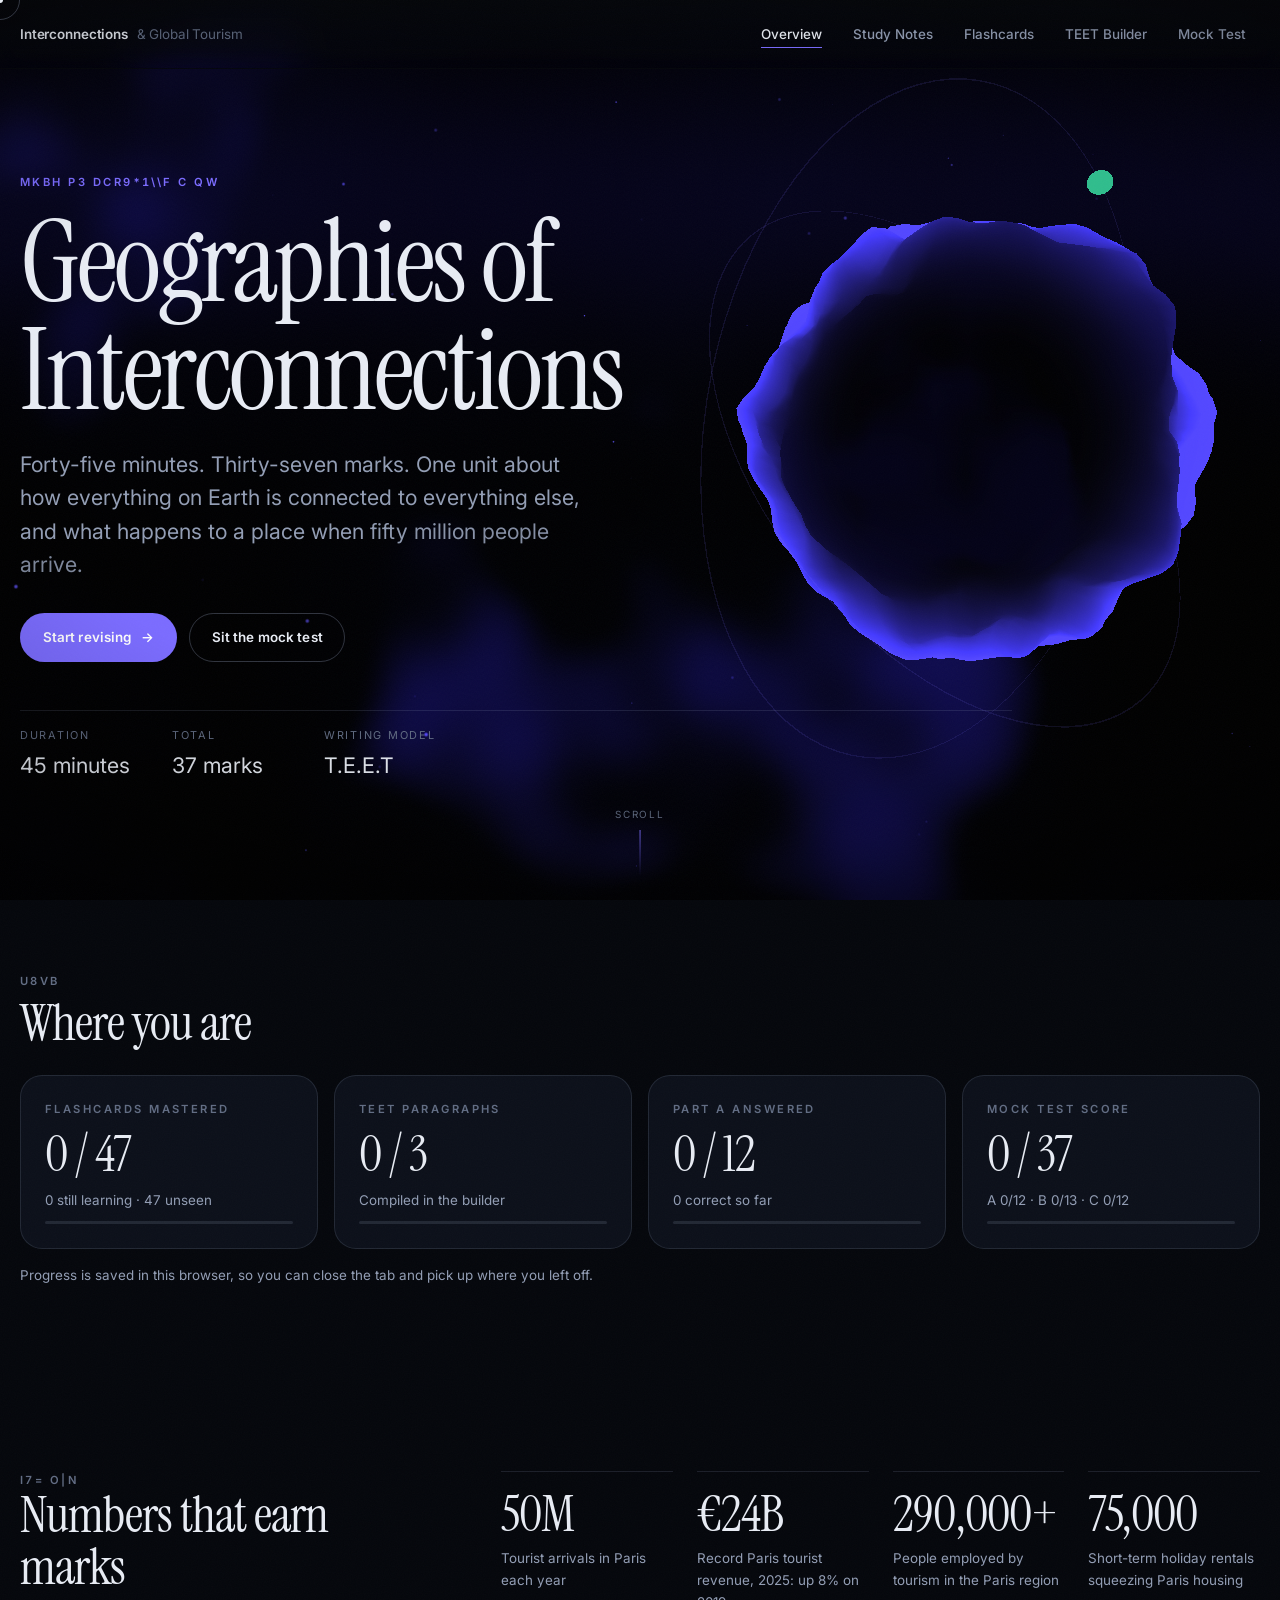
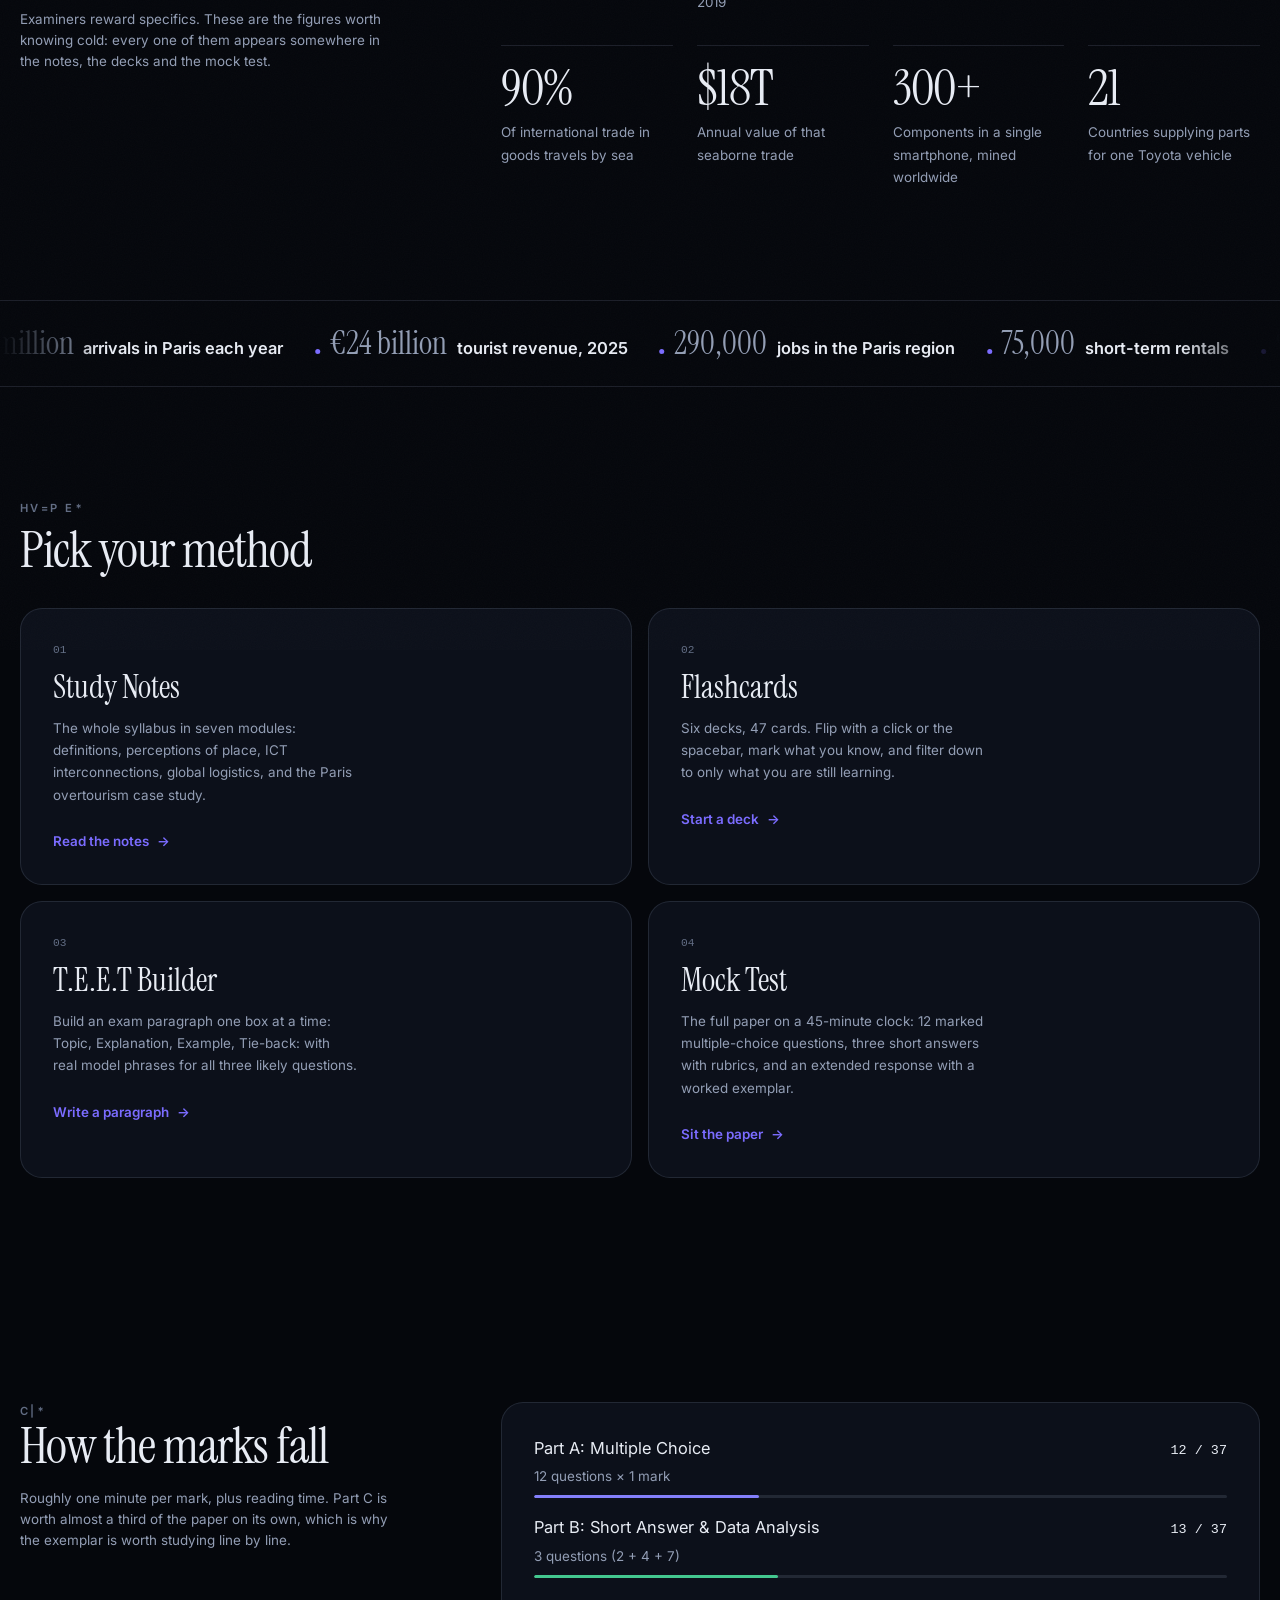
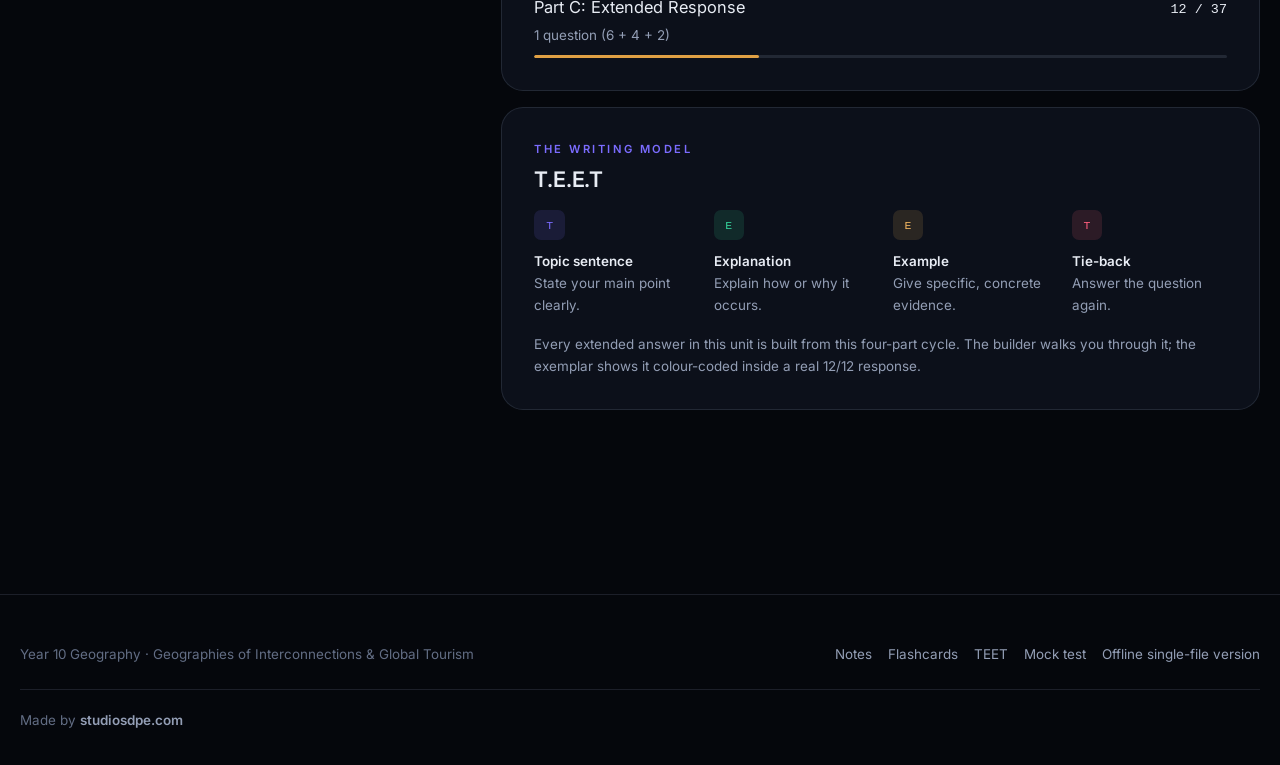
<file: index.html>
<!DOCTYPE html>
<html lang="en-AU">
<head>
<meta charset="utf-8">
<meta name="viewport" content="width=device-width, initial-scale=1">
<title>Interconnections &amp; Global Tourism: Year 10 Revision</title>
<meta name="description" content="A revision site for the Year 10 Geography trimester test: interconnection, global supply chains, transport, and overtourism in Paris. Study notes, flashcards, a T.E.E.T paragraph builder and a timed 37-mark mock test.">
<meta name="theme-color" content="#05070c">

<link rel="preconnect" href="https://fonts.googleapis.com">
<link rel="preconnect" href="https://fonts.gstatic.com" crossorigin>
<link href="https://fonts.googleapis.com/css2?family=Inter:wght@400;500;600;700&family=Instrument+Serif:ital@0;1&display=swap" rel="stylesheet" media="print" onload="this.media='all'">
<link rel="stylesheet" href="css/base.css">
<link rel="stylesheet" href="css/components.css">
<link rel="stylesheet" href="css/pages.css">
<link rel="icon" href="data:image/svg+xml,%3Csvg xmlns='http://www.w3.org/2000/svg' viewBox='0 0 32 32'%3E%3Ccircle cx='16' cy='16' r='13' fill='none' stroke='%237b6cff' stroke-width='2'/%3E%3Cellipse cx='16' cy='16' rx='6' ry='13' fill='none' stroke='%237b6cff' stroke-width='1.4'/%3E%3Cpath d='M3 16h26' stroke='%237b6cff' stroke-width='1.4'/%3E%3C/svg%3E">

<script>
  /* Boot curtain. Added only when JavaScript runs, and released either by
     boot.js or by this failsafe, so a script error can never leave content
     hidden, and JS-off visitors never see it at all. */
  document.documentElement.classList.add('is-booting');
  setTimeout(function () { document.documentElement.classList.remove('is-booting'); }, 1600);
</script>
</head>

<body data-page="home" data-scene="hero">
<a class="skip-link" href="#main">Skip to content</a>

<div class="backdrop" aria-hidden="true"></div>
<canvas id="bg-canvas" aria-hidden="true"></canvas>
<canvas id="fx-canvas" aria-hidden="true"></canvas>
<div class="overlay-fx" aria-hidden="true"><div class="grain"></div></div>
<div class="scroll-bar" aria-hidden="true"></div>

<header class="nav">
  <div class="nav__inner">
    <a class="nav__brand" href="index.html"><b>Interconnections</b> <span>&amp; Global Tourism</span></a>
    <button class="nav__toggle" aria-expanded="false" aria-controls="nav-links" aria-label="Menu"><span></span></button>
    <nav class="nav__links" id="nav-links" aria-label="Primary">
      <a class="nav__link" href="index.html">Overview</a>
      <a class="nav__link" href="notes.html">Study Notes</a>
      <a class="nav__link" href="flashcards.html">Flashcards</a>
      <a class="nav__link" href="teet.html">TEET Builder</a>
      <a class="nav__link" href="test.html">Mock Test</a>
    </nav>
  </div>
</header>

<main id="main" class="shell">

  <!-- ============================================================= HERO -->
  <section class="hero" data-scene-mix="0.15">
    <div class="wrap">
      <div class="hero__inner">
        <p class="eyebrow eyebrow--accent" data-scramble>Year 10 Geography · Trimester Test</p>
        <h1 class="display hero__title" data-split>Geographies of Interconnections</h1>
        <p class="lede" data-words>Forty-five minutes. Thirty-seven marks. One unit about how everything on Earth is connected to everything else, and what happens to a place when fifty million people arrive.</p>
        <div class="hero__actions">
          <a class="btn btn--primary" href="notes.html" data-magnetic="0.4" data-cursor-text="Read">
            <span>Start revising</span><span class="btn__arrow" aria-hidden="true">→</span>
          </a>
          <a class="btn btn--ghost" href="test.html" data-magnetic="0.3" data-cursor-text="45 min">
            <span>Sit the mock test</span>
          </a>
        </div>
        <dl class="hero__meta">
          <div><dt>Duration</dt><dd>45 minutes</dd></div>
          <div><dt>Total</dt><dd>37 marks</dd></div>
          <div><dt>Writing model</dt><dd>T.E.E.T</dd></div>
        </dl>
      </div>
    </div>
    <div class="scroll-cue" aria-hidden="true"><span>Scroll</span><i></i></div>
  </section>

  <!-- ========================================================= PROGRESS -->
  <section class="section section--tight" data-scene-mix="0.4" aria-labelledby="h-progress">
    <div class="wrap">
      <p class="eyebrow" data-scramble>Your progress</p>
      <h2 class="h2 reveal reveal--up" id="h-progress" style="margin-block:.4rem 1.6rem">Where you are</h2>
      <div class="progress-strip" id="progress-strip" data-stagger>
        <!-- rendered by js/pages/home.js from saved progress -->
      </div>
      <p class="small body-dim" style="margin-top:1rem" id="progress-note"></p>
    </div>
  </section>

  <!-- ========================================================== NUMBERS -->
  <section class="section" data-scene-mix="0.7" aria-labelledby="h-numbers">
    <div class="wrap">
      <div class="split">
        <div class="split__rail">
          <p class="eyebrow" data-scramble>The unit in figures</p>
          <h2 class="h2" id="h-numbers" data-split>Numbers that earn marks</h2>
          <p class="lede small" style="margin-top:1rem">Examiners reward specifics. These are the figures worth knowing cold: every one of them appears somewhere in the notes, the decks and the mock test.</p>
        </div>

        <div class="numbers" data-stagger>
          <div class="number reveal reveal--up">
            <p class="number__v"><span data-count-to="50" data-suffix="M">50M</span></p>
            <p class="number__k">Tourist arrivals in Paris each year</p>
          </div>
          <div class="number reveal reveal--up">
            <p class="number__v"><span data-count-to="24" data-prefix="€" data-suffix="B">€24B</span></p>
            <p class="number__k">Record Paris tourist revenue, 2025: up 8% on 2019</p>
          </div>
          <div class="number reveal reveal--up">
            <p class="number__v"><span data-count-to="290000">290,000</span>+</p>
            <p class="number__k">People employed by tourism in the Paris region</p>
          </div>
          <div class="number reveal reveal--up">
            <p class="number__v"><span data-count-to="75000">75,000</span></p>
            <p class="number__k">Short-term holiday rentals squeezing Paris housing</p>
          </div>
          <div class="number reveal reveal--up">
            <p class="number__v"><span data-count-to="90" data-suffix="%">90%</span></p>
            <p class="number__k">Of international trade in goods travels by sea</p>
          </div>
          <div class="number reveal reveal--up">
            <p class="number__v"><span data-count-to="18" data-prefix="$" data-suffix="T">$18T</span></p>
            <p class="number__k">Annual value of that seaborne trade</p>
          </div>
          <div class="number reveal reveal--up">
            <p class="number__v"><span data-count-to="300" data-suffix="+">300+</span></p>
            <p class="number__k">Components in a single smartphone, mined worldwide</p>
          </div>
          <div class="number reveal reveal--up">
            <p class="number__v"><span data-count-to="21">21</span></p>
            <p class="number__k">Countries supplying parts for one Toyota vehicle</p>
          </div>
        </div>
      </div>
    </div>
  </section>

  <!-- =========================================================== TICKER -->
  <section class="ticker" data-scene-mix="0.55" aria-hidden="true">
    <div class="marquee" data-marquee="34">
      <div class="marquee__track" id="ticker-track"><!-- built by home.js --></div>
    </div>
  </section>

  <!-- ============================================================ TOOLS -->
  <section class="section" data-scene-mix="0.3" aria-labelledby="h-tools">
    <div class="wrap">
      <p class="eyebrow" data-scramble>Four ways to revise</p>
      <h2 class="h2 reveal reveal--up" id="h-tools" style="margin-block:.4rem 2rem">Pick your method</h2>

      <div class="tools" data-stagger>
        <a class="tool reveal reveal--up" data-tilt="5" href="notes.html" data-cursor-text="Open">
          <span class="tool__n">01</span>
          <span class="tool__t">Study Notes</span>
          <span class="tool__d">The whole syllabus in seven modules: definitions, perceptions of place, ICT interconnections, global logistics, and the Paris overtourism case study.</span>
          <span class="tool__go">Read the notes <span class="btn__arrow" aria-hidden="true">→</span></span>
        </a>
        <a class="tool reveal reveal--up" data-tilt="5" href="flashcards.html" data-cursor-text="Open">
          <span class="tool__n">02</span>
          <span class="tool__t">Flashcards</span>
          <span class="tool__d">Six decks, 47 cards. Flip with a click or the spacebar, mark what you know, and filter down to only what you are still learning.</span>
          <span class="tool__go">Start a deck <span class="btn__arrow" aria-hidden="true">→</span></span>
        </a>
        <a class="tool reveal reveal--up" data-tilt="5" href="teet.html" data-cursor-text="Open">
          <span class="tool__n">03</span>
          <span class="tool__t">T.E.E.T Builder</span>
          <span class="tool__d">Build an exam paragraph one box at a time: Topic, Explanation, Example, Tie-back: with real model phrases for all three likely questions.</span>
          <span class="tool__go">Write a paragraph <span class="btn__arrow" aria-hidden="true">→</span></span>
        </a>
        <a class="tool reveal reveal--up" data-tilt="5" href="test.html" data-cursor-text="45 min">
          <span class="tool__n">04</span>
          <span class="tool__t">Mock Test</span>
          <span class="tool__d">The full paper on a 45-minute clock: 12 marked multiple-choice questions, three short answers with rubrics, and an extended response with a worked exemplar.</span>
          <span class="tool__go">Sit the paper <span class="btn__arrow" aria-hidden="true">→</span></span>
        </a>
      </div>
    </div>
  </section>

  <!-- ============================================================= EXAM -->
  <section class="section" data-scene-mix="0.85" aria-labelledby="h-exam">
    <div class="wrap">
      <div class="split">
        <div class="split__rail">
          <p class="eyebrow" data-scramble>The paper</p>
          <h2 class="h2" id="h-exam" data-split>How the marks fall</h2>
          <p class="lede small" style="margin-top:1rem">Roughly one minute per mark, plus reading time. Part C is worth almost a third of the paper on its own, which is why the exemplar is worth studying line by line.</p>
        </div>
        <div>
          <div class="card card--pad reveal reveal--up">
            <div class="marks" id="mark-split"><!-- rendered from GEO.data.EXAM --></div>
          </div>

          <div class="card card--pad reveal reveal--up" style="margin-top:1rem">
            <p class="eyebrow eyebrow--accent">The writing model</p>
            <h3 class="h3" style="margin:.5rem 0 1rem">T.E.E.T</h3>
            <div class="grid grid-4" id="teet-legend"><!-- rendered by home.js --></div>
            <p class="small body-dim" style="margin-top:1rem">Every extended answer in this unit is built from this four-part cycle. The builder walks you through it; the exemplar shows it colour-coded inside a real 12/12 response.</p>
          </div>
        </div>
      </div>
    </div>
  </section>

</main>

<footer class="footer">
  <div class="wrap footer__grid">
    <p>Year 10 Geography · Geographies of Interconnections &amp; Global Tourism</p>
    <nav class="footer__links" aria-label="Footer">
      <a href="notes.html">Notes</a>
      <a href="flashcards.html">Flashcards</a>
      <a href="teet.html">TEET</a>
      <a href="test.html">Mock test</a>
      <a href="standalone/geo-revision.html">Offline single-file version</a>
    </nav>
  </div>
  <div class="wrap footer__made">
    <a href="https://studiosdpe.com" rel="noopener">Made by <b>studiosdpe.com</b></a>
  </div>
</footer>

<!-- Libraries, served from this repo so no network is required -->
<script src="vendor/lenis.min.js" defer></script>
<script src="vendor/three.min.js" defer></script>
<script src="vendor/gsap.min.js" defer></script>
<script src="vendor/ScrollTrigger.min.js" defer></script>
<!-- Shaders -->
<script src="js/shaders/noise.glsl.js" defer></script>
<script src="js/shaders/background.glsl.js" defer></script>
<script src="js/shaders/object.glsl.js" defer></script>
<script src="js/shaders/globe.glsl.js" defer></script>
<script src="js/shaders/transition.glsl.js" defer></script>
<!-- Data: parsed before the core, which builds from it -->
<script src="js/data/curriculum.js" defer></script>
<script src="js/data/decks.js" defer></script>
<script src="js/data/teet.js" defer></script>
<script src="js/data/test.js" defer></script>
<!-- Core -->
<script src="js/core/env.js" defer></script>
<script src="js/core/store.js" defer></script>
<script src="js/core/scene.js" defer></script>
<script src="js/core/transition.js" defer></script>
<script src="js/core/cursor.js" defer></script>
<script src="js/core/magnetic.js" defer></script>
<script src="js/core/smooth.js" defer></script>
<script src="js/core/interact.js" defer></script>
<script src="js/core/reveal.js" defer></script>
<script src="js/core/counters.js" defer></script>
<script src="js/core/nav.js" defer></script>
<!-- Data + page -->
<script src="js/pages/home.js" defer></script>
<script src="js/core/boot.js" defer></script>
</body>
</html>
</file>
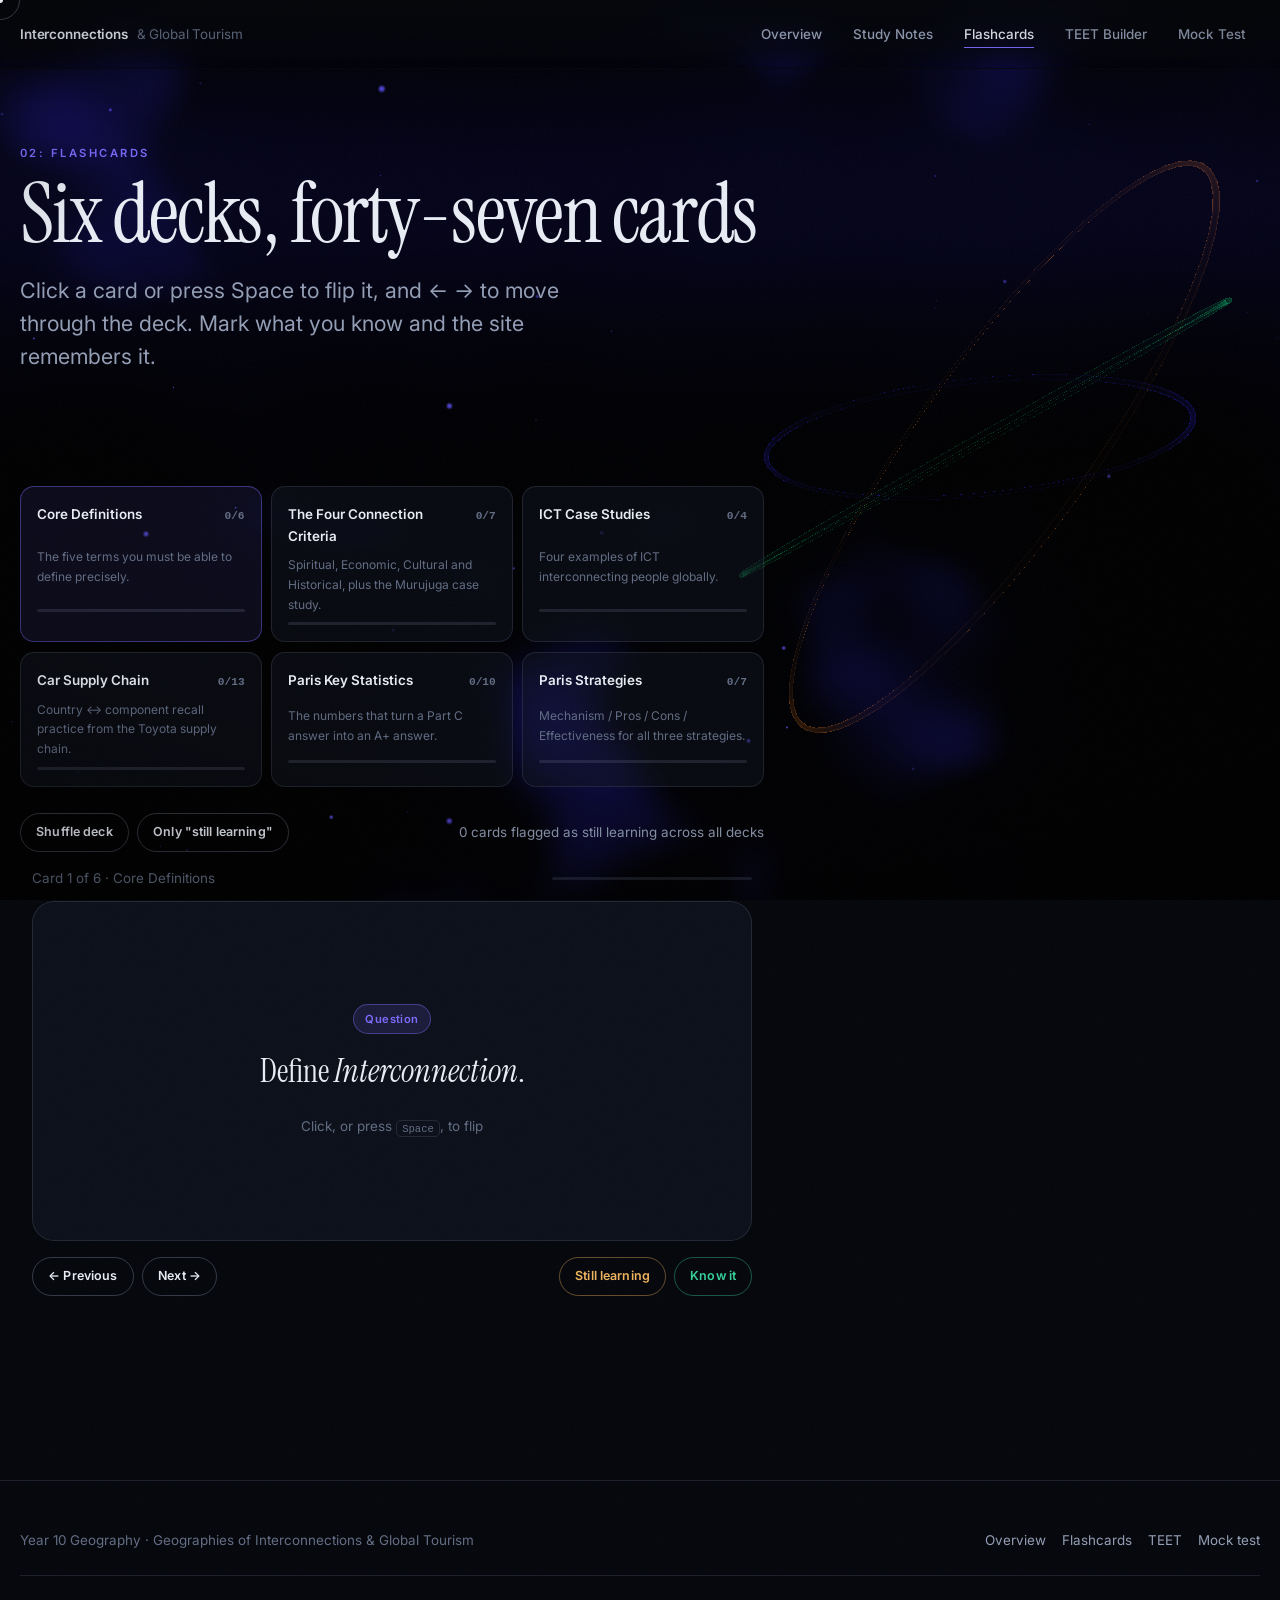
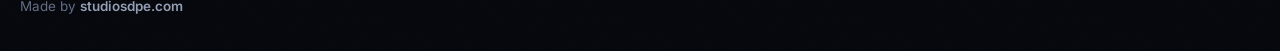
<file: flashcards.html>
<!DOCTYPE html>
<html lang="en-AU">
<head>
<meta charset="utf-8">
<meta name="viewport" content="width=device-width, initial-scale=1">
<title>Flashcards: Interconnections &amp; Global Tourism</title>
<meta name="description" content="Six flashcard decks covering core definitions, connection criteria, ICT case studies, the Toyota supply chain and the Paris case study.">
<meta name="theme-color" content="#05070c">

<link rel="preconnect" href="https://fonts.googleapis.com">
<link rel="preconnect" href="https://fonts.gstatic.com" crossorigin>
<link href="https://fonts.googleapis.com/css2?family=Inter:wght@400;500;600;700&family=Instrument+Serif:ital@0;1&display=swap" rel="stylesheet" media="print" onload="this.media='all'">
<link rel="stylesheet" href="css/base.css">
<link rel="stylesheet" href="css/components.css">
<link rel="stylesheet" href="css/pages.css">
<link rel="icon" href="data:image/svg+xml,%3Csvg xmlns='http://www.w3.org/2000/svg' viewBox='0 0 32 32'%3E%3Ccircle cx='16' cy='16' r='13' fill='none' stroke='%237b6cff' stroke-width='2'/%3E%3Cellipse cx='16' cy='16' rx='6' ry='13' fill='none' stroke='%237b6cff' stroke-width='1.4'/%3E%3Cpath d='M3 16h26' stroke='%237b6cff' stroke-width='1.4'/%3E%3C/svg%3E">

<script>
  document.documentElement.classList.add('is-booting');
  setTimeout(function () { document.documentElement.classList.remove('is-booting'); }, 1600);
</script>
</head>

<body data-page="flashcards" data-scene="rings" class="has-object">
<a class="skip-link" href="#main">Skip to content</a>

<div class="backdrop" aria-hidden="true"></div>
<canvas id="bg-canvas" aria-hidden="true"></canvas>
<canvas id="fx-canvas" aria-hidden="true"></canvas>
<div class="overlay-fx" aria-hidden="true"><div class="grain"></div></div>
<div class="scroll-bar" aria-hidden="true"></div>

<header class="nav">
  <div class="nav__inner">
    <a class="nav__brand" href="index.html"><b>Interconnections</b> <span>&amp; Global Tourism</span></a>
    <button class="nav__toggle" aria-expanded="false" aria-controls="nav-links" aria-label="Menu"><span></span></button>
    <nav class="nav__links" id="nav-links" aria-label="Primary">
      <a class="nav__link" href="index.html">Overview</a>
      <a class="nav__link" href="notes.html">Study Notes</a>
      <a class="nav__link" href="flashcards.html">Flashcards</a>
      <a class="nav__link" href="teet.html">TEET Builder</a>
      <a class="nav__link" href="test.html">Mock Test</a>
    </nav>
  </div>
</header>

<main id="main" class="shell">
  <section class="section" style="padding-top:9rem" data-scene-mix="0.3">
    <div class="wrap">
      <p class="eyebrow eyebrow--accent">02: Flashcards</p>
      <h1 class="h1" data-split style="margin-block:.6rem 1.2rem">Six decks, forty-seven cards</h1>
      <p class="lede" data-words>Click a card or press <span class="kbd">Space</span> to flip it, and <span class="kbd">←</span> <span class="kbd">→</span> to move through the deck. Mark what you know and the site remembers it.</p>
      <noscript><p class="noscript-note" style="margin-top:2rem"><b>JavaScript is turned off.</b> This is an interactive tool and needs JavaScript to run. The <a href="notes.html">study notes</a> hold the same content in reading form.</p></noscript>
    </div>
  </section>

  <section class="section" style="padding-top:0" data-scene-mix="0.6">
    <div class="wrap">
     <div class="object-room">
      <div class="deck-grid" id="deck-grid" data-stagger><!-- built by flashcards.js --></div>

      <div class="card-actions" style="margin:1.6rem 0 1rem">
        <button class="btn btn--sm btn--ghost" id="fc-shuffle" data-magnetic="0.25">Shuffle deck</button>
        <button class="btn btn--sm btn--ghost" id="fc-filter" aria-pressed="false">Only "still learning"</button>
        <span class="small body-dim spacer" id="fc-summary" role="status"></span>
      </div>

      <div class="card-stage" id="card-stage"><!-- built by flashcards.js --></div>
     </div>
    </div>
  </section>
</main>

<footer class="footer">
  <div class="wrap footer__grid">
    <p>Year 10 Geography · Geographies of Interconnections &amp; Global Tourism</p>
    <nav class="footer__links" aria-label="Footer">
      <a href="index.html">Overview</a>
      <a href="flashcards.html">Flashcards</a>
      <a href="teet.html">TEET</a>
      <a href="test.html">Mock test</a>
    </nav>
  </div>
  <div class="wrap footer__made">
    <a href="https://studiosdpe.com" rel="noopener">Made by <b>studiosdpe.com</b></a>
  </div>
</footer>

<script src="vendor/lenis.min.js" defer></script>
<script src="vendor/three.min.js" defer></script>
<script src="vendor/gsap.min.js" defer></script>
<script src="vendor/ScrollTrigger.min.js" defer></script>
<script src="js/shaders/noise.glsl.js" defer></script>
<script src="js/shaders/background.glsl.js" defer></script>
<script src="js/shaders/object.glsl.js" defer></script>
<script src="js/shaders/globe.glsl.js" defer></script>
<script src="js/shaders/transition.glsl.js" defer></script>
<!-- Data: parsed before the core, which builds from it -->
<script src="js/data/decks.js" defer></script>
<script src="js/core/env.js" defer></script>
<script src="js/core/store.js" defer></script>
<script src="js/core/scene.js" defer></script>
<script src="js/core/transition.js" defer></script>
<script src="js/core/cursor.js" defer></script>
<script src="js/core/magnetic.js" defer></script>
<script src="js/core/smooth.js" defer></script>
<script src="js/core/interact.js" defer></script>
<script src="js/core/reveal.js" defer></script>
<script src="js/core/counters.js" defer></script>
<script src="js/core/nav.js" defer></script>
<script src="js/pages/flashcards.js" defer></script>
<script src="js/core/boot.js" defer></script>
</body>
</html>
</file>
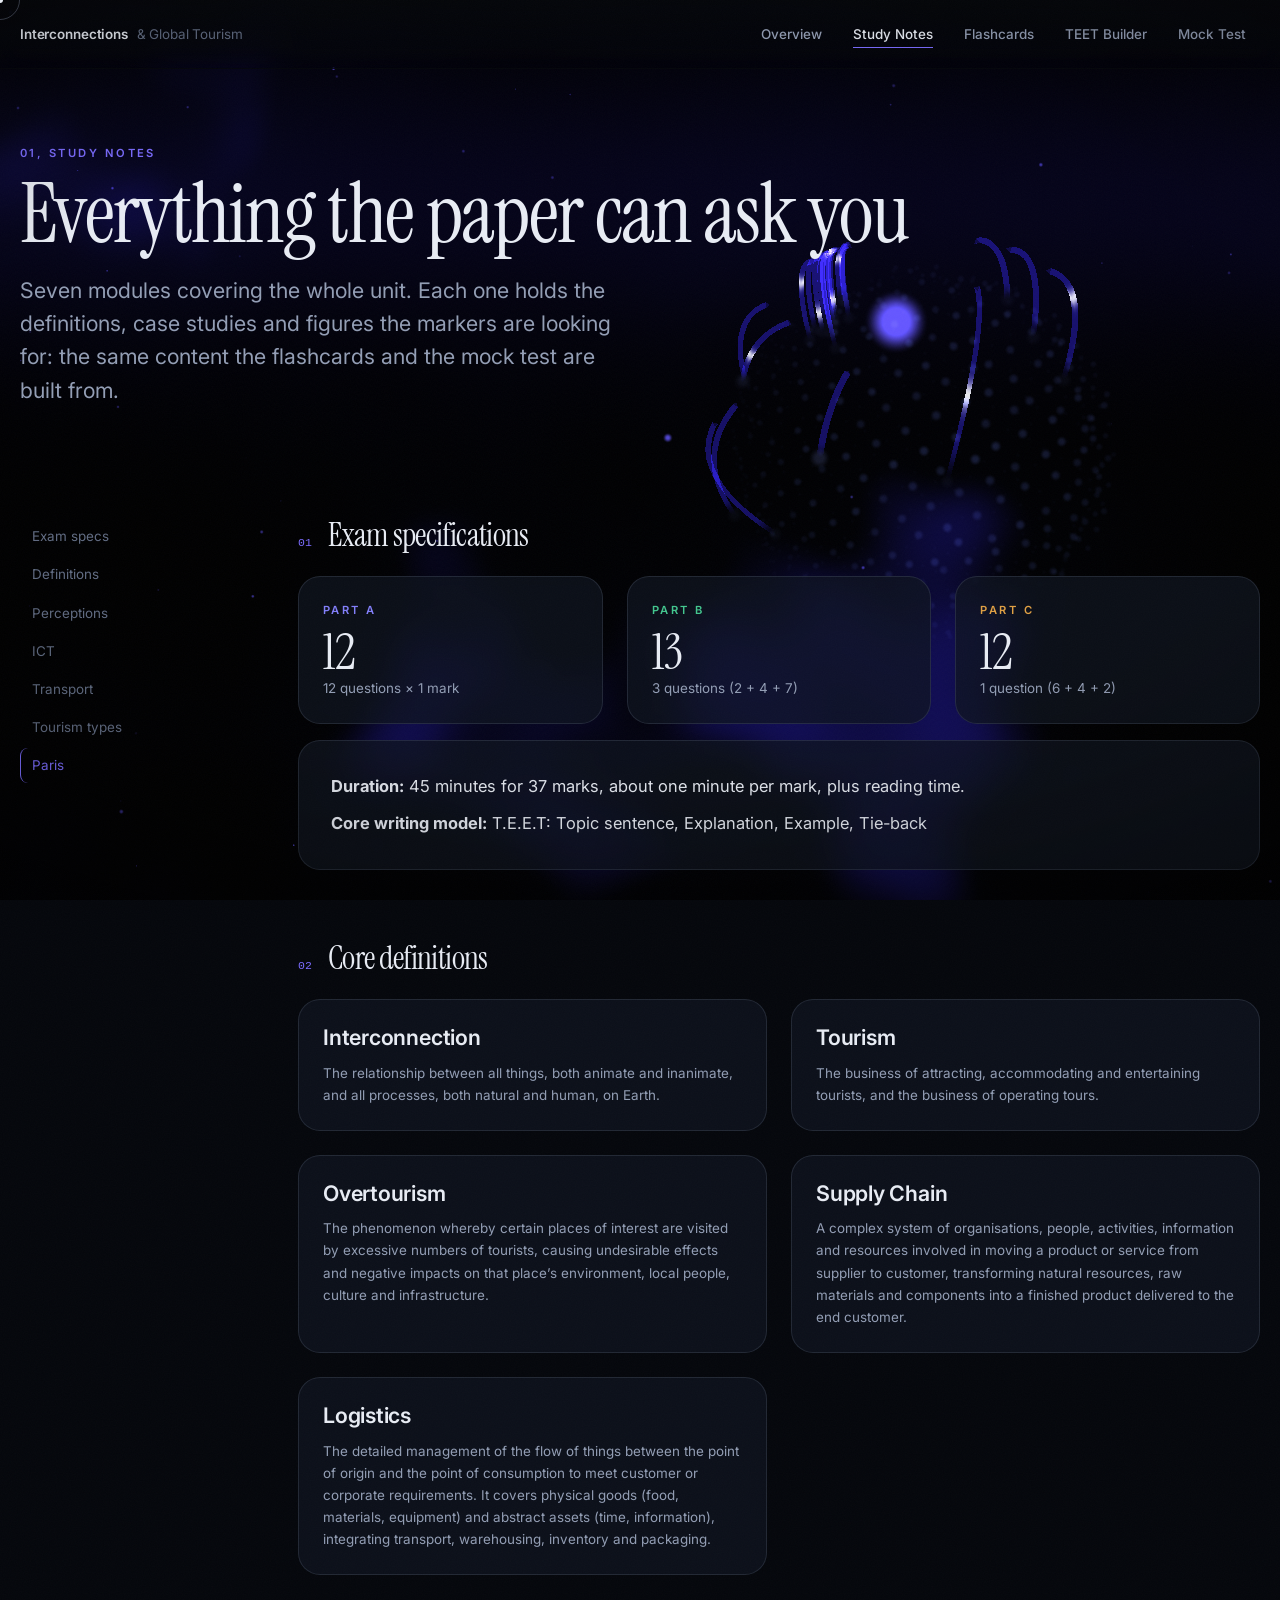
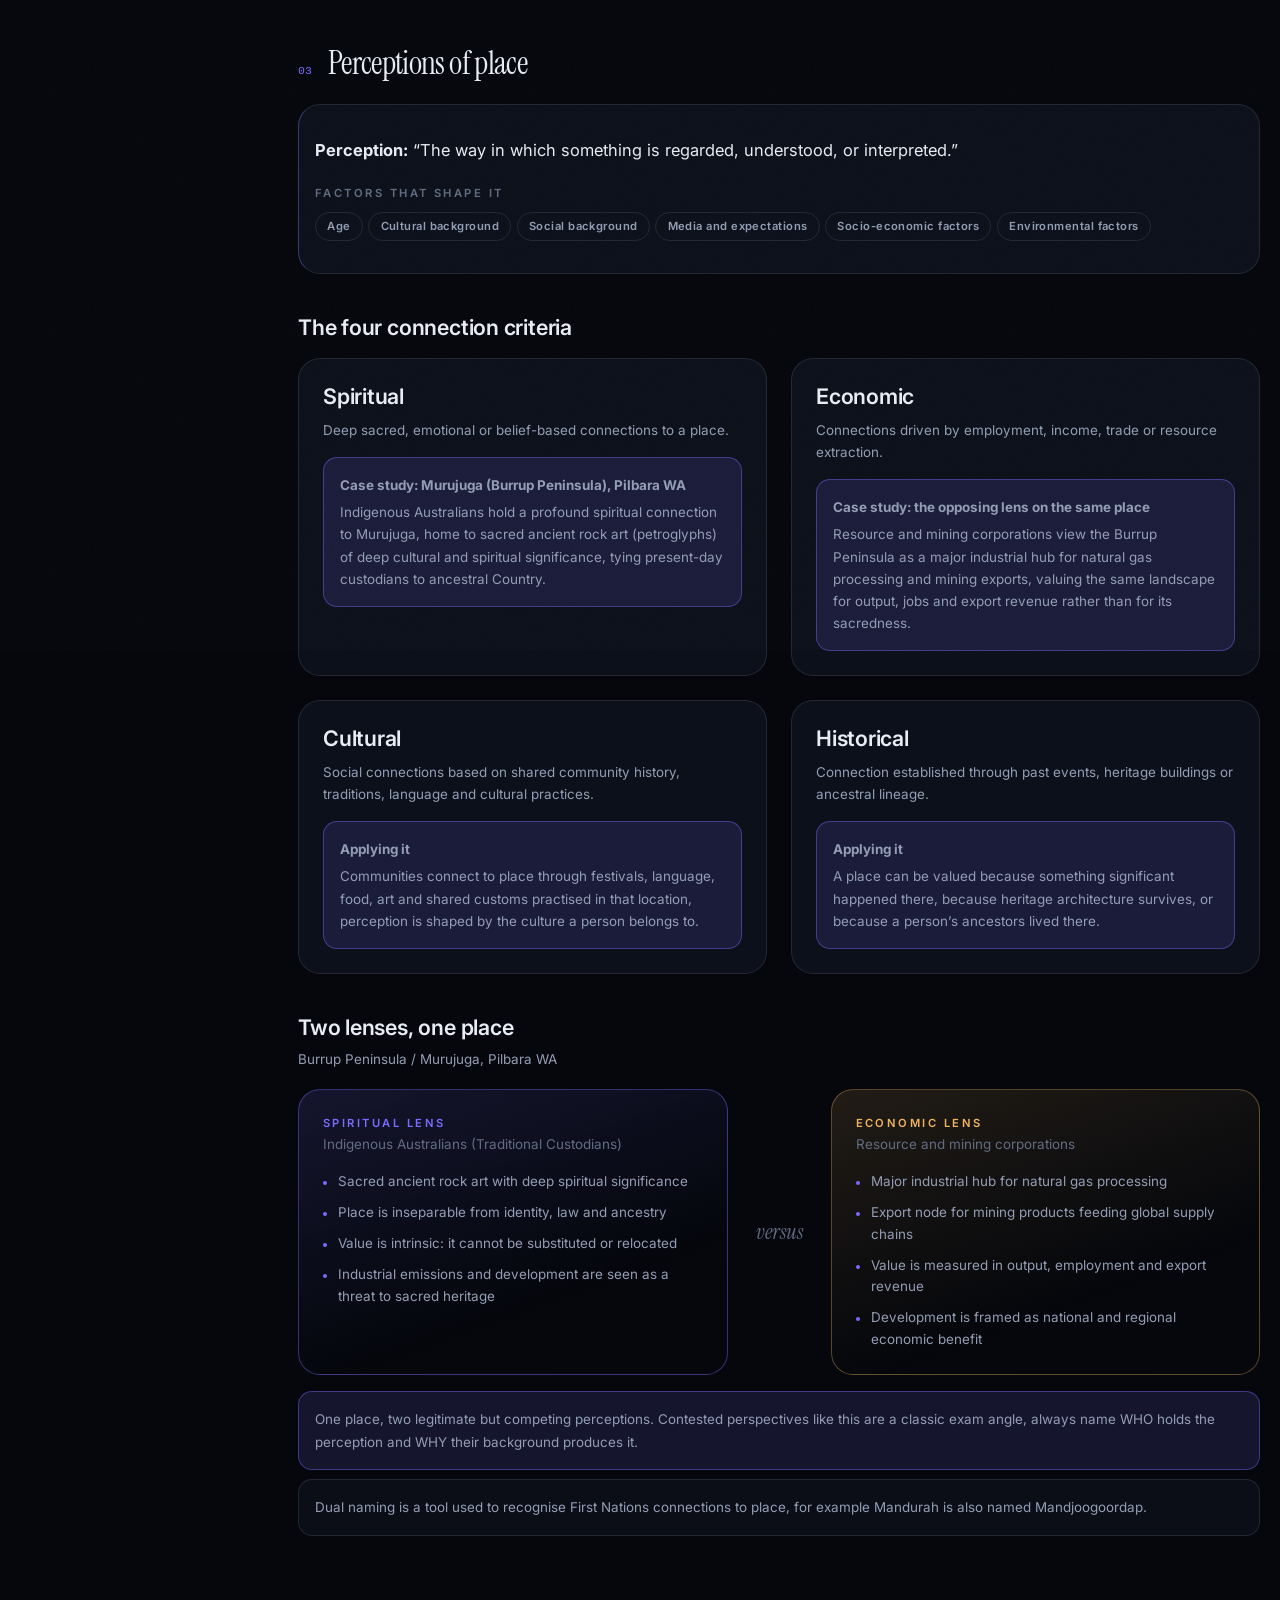
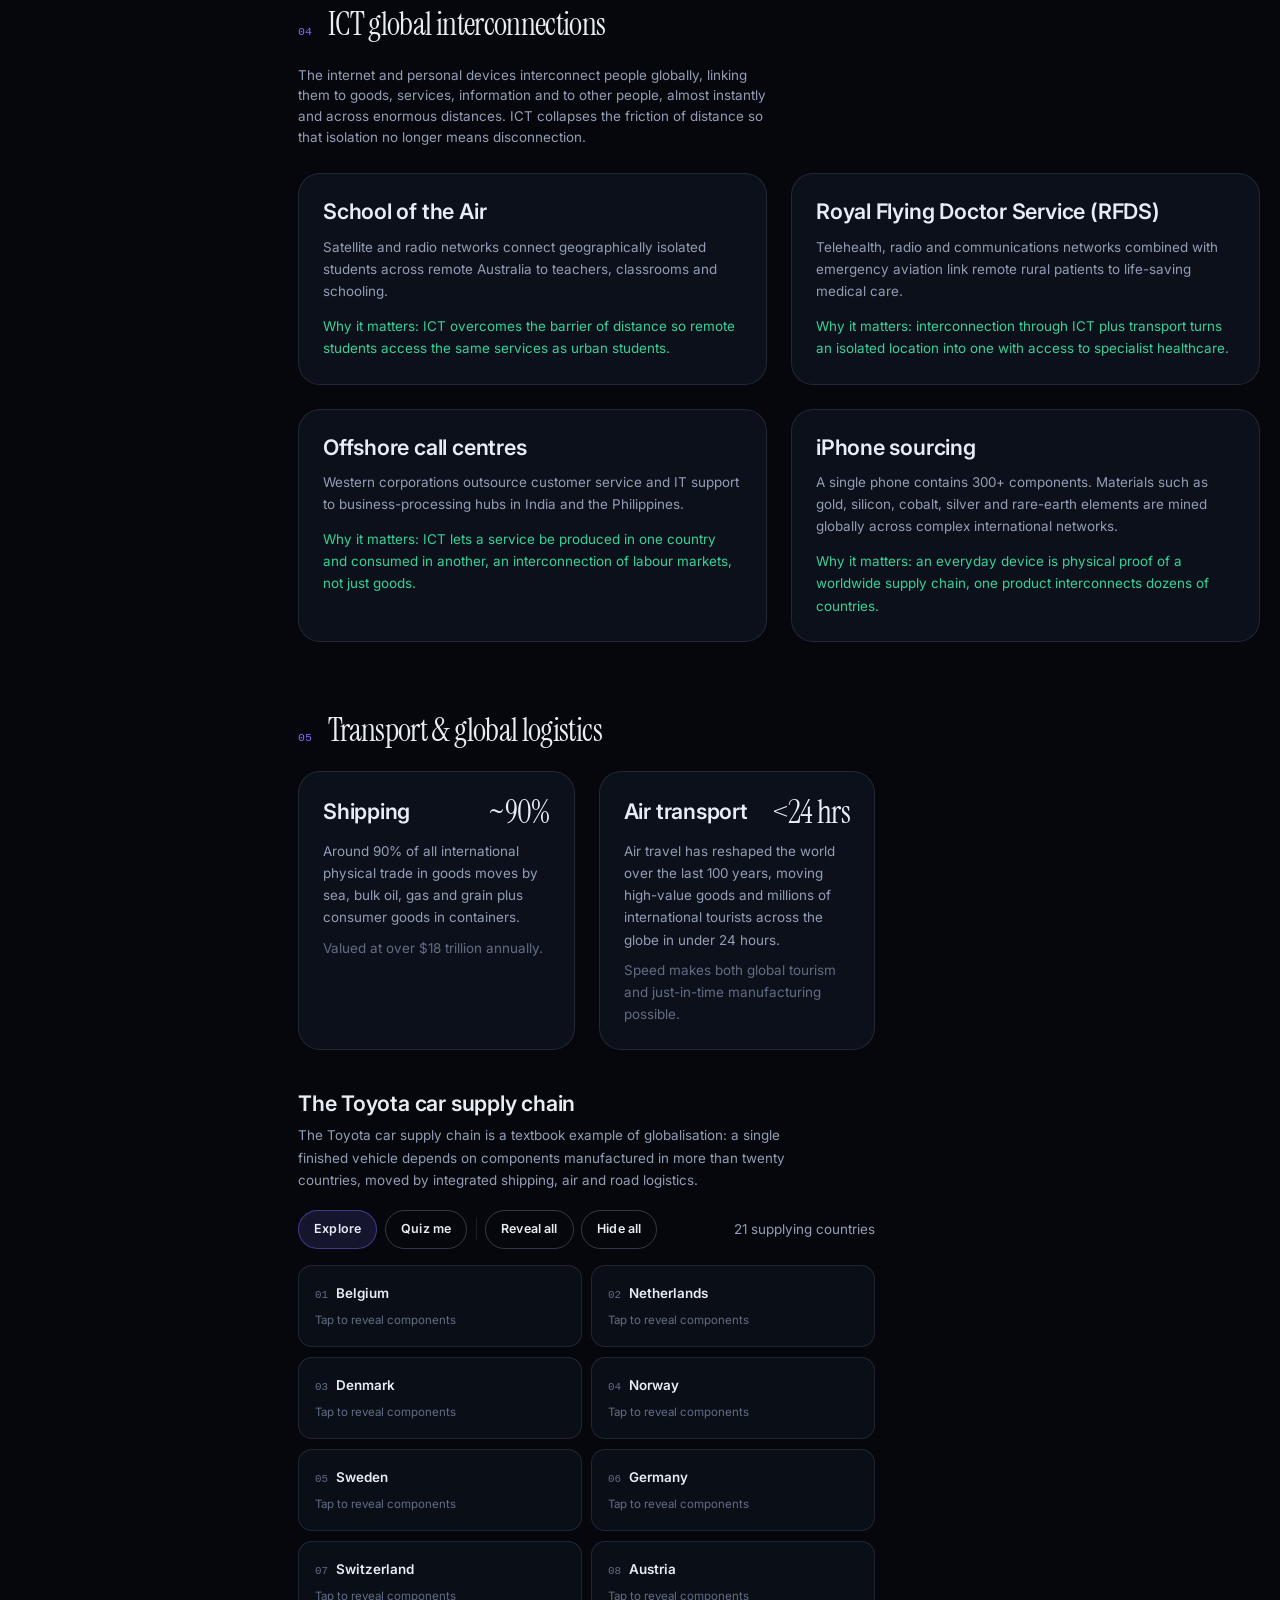
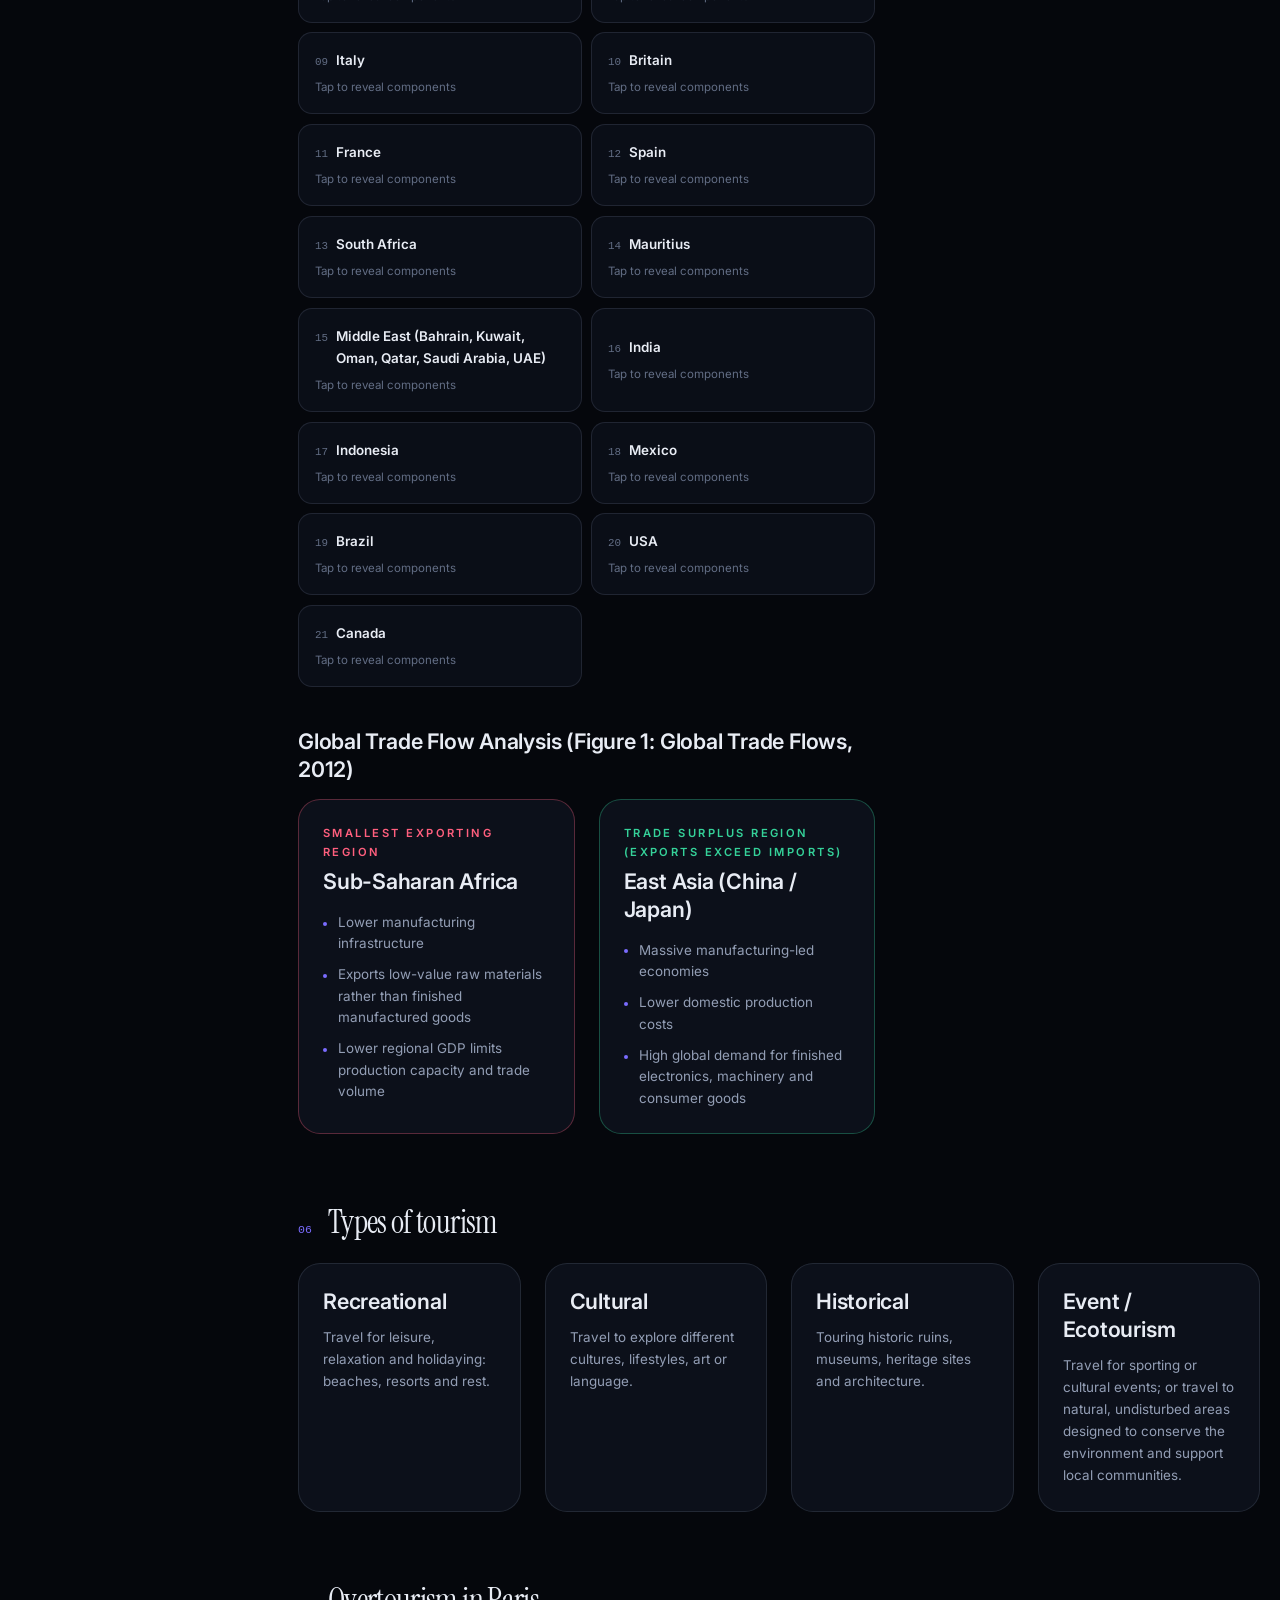
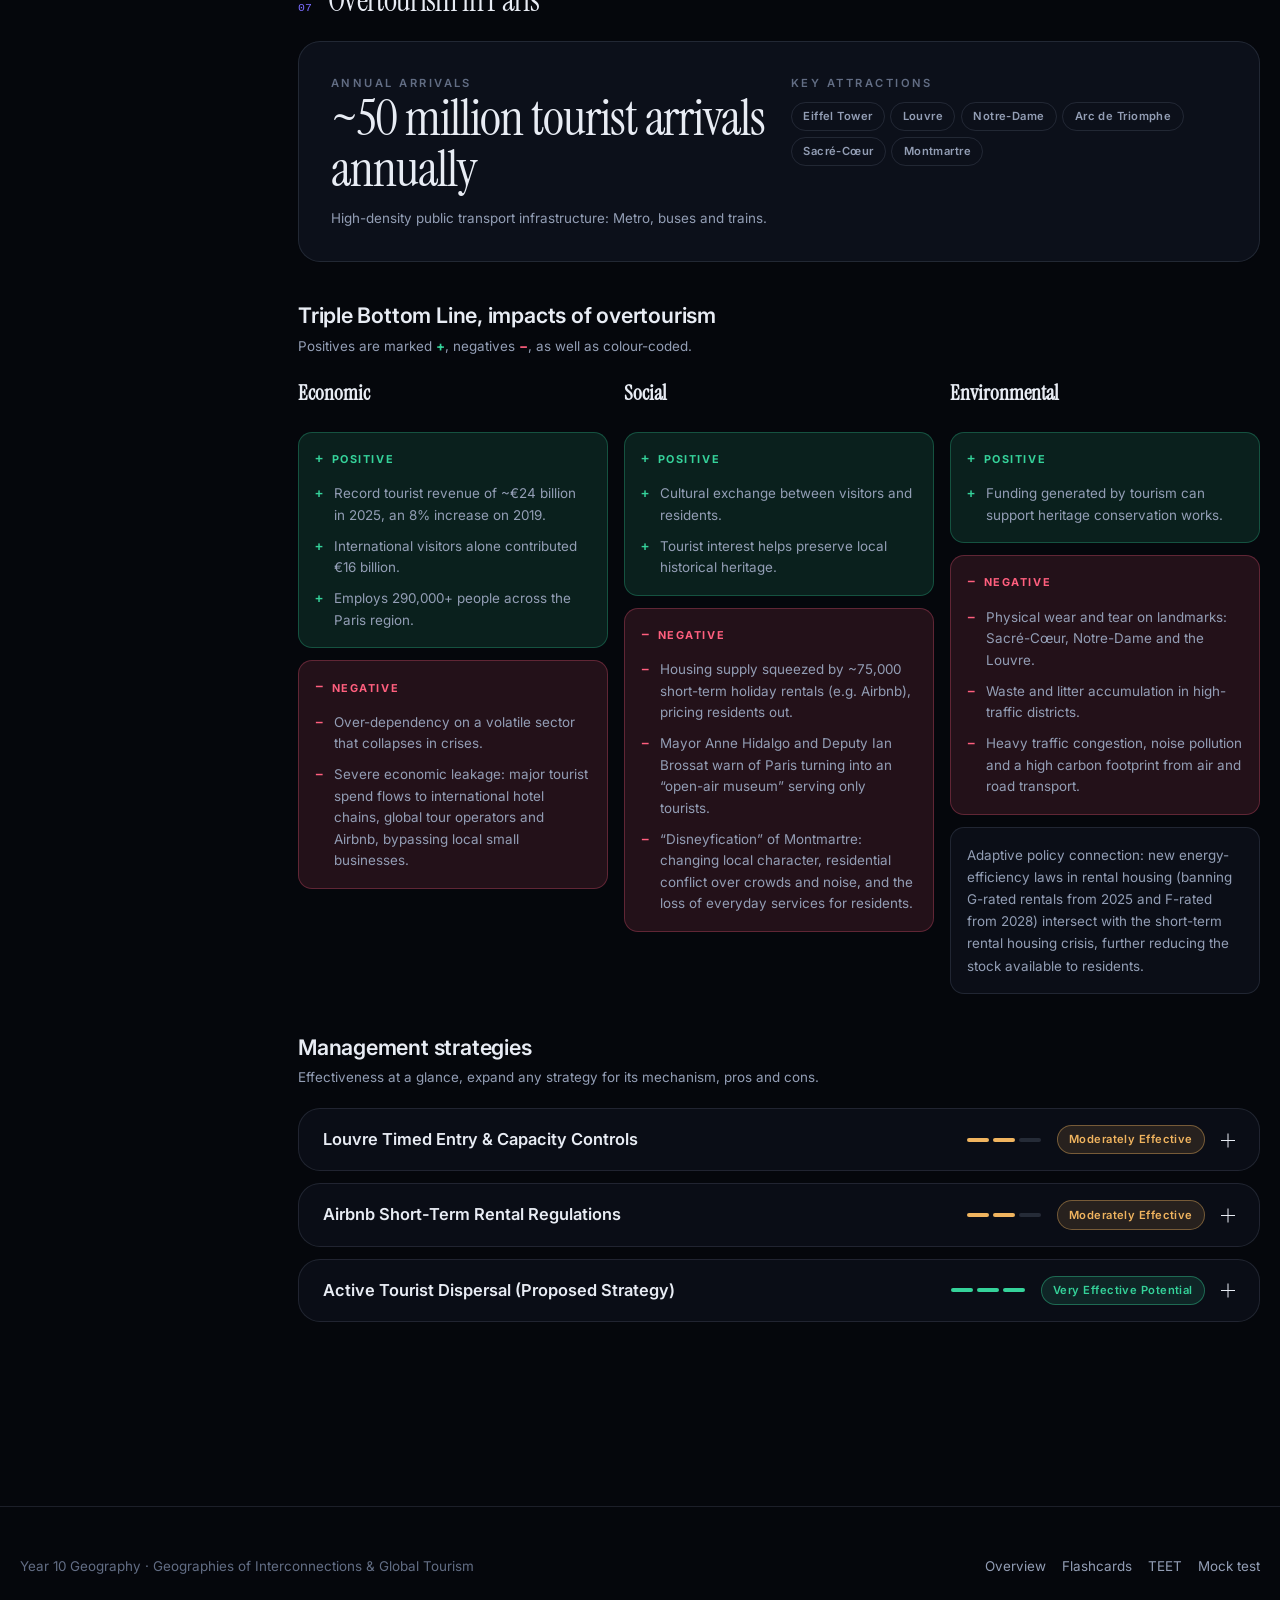
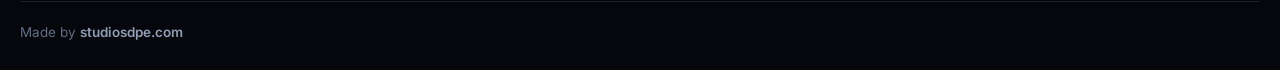
<file: notes.html>
<!DOCTYPE html>
<html lang="en-AU">
<head>
<meta charset="utf-8">
<meta name="viewport" content="width=device-width, initial-scale=1">
<title>Study Notes: Interconnections &amp; Global Tourism</title>
<meta name="description" content="The full Year 10 syllabus: core definitions, perceptions of place and the Murujuga case study, ICT interconnections, global logistics and the Toyota supply chain, types of tourism, and overtourism in Paris.">
<meta name="theme-color" content="#05070c">

<link rel="preconnect" href="https://fonts.googleapis.com">
<link rel="preconnect" href="https://fonts.gstatic.com" crossorigin>
<link href="https://fonts.googleapis.com/css2?family=Inter:wght@400;500;600;700&family=Instrument+Serif:ital@0;1&display=swap" rel="stylesheet" media="print" onload="this.media='all'">
<link rel="stylesheet" href="css/base.css">
<link rel="stylesheet" href="css/components.css">
<link rel="stylesheet" href="css/pages.css">
<link rel="icon" href="data:image/svg+xml,%3Csvg xmlns='http://www.w3.org/2000/svg' viewBox='0 0 32 32'%3E%3Ccircle cx='16' cy='16' r='13' fill='none' stroke='%237b6cff' stroke-width='2'/%3E%3Cellipse cx='16' cy='16' rx='6' ry='13' fill='none' stroke='%237b6cff' stroke-width='1.4'/%3E%3Cpath d='M3 16h26' stroke='%237b6cff' stroke-width='1.4'/%3E%3C/svg%3E">

<script>
  document.documentElement.classList.add('is-booting');
  setTimeout(function () { document.documentElement.classList.remove('is-booting'); }, 1600);
</script>
</head>

<body data-page="notes" data-scene="globe" class="has-object">
<a class="skip-link" href="#main">Skip to content</a>

<div class="backdrop" aria-hidden="true"></div>
<canvas id="bg-canvas" aria-hidden="true"></canvas>
<canvas id="fx-canvas" aria-hidden="true"></canvas>
<div class="overlay-fx" aria-hidden="true"><div class="grain"></div></div>
<div class="scroll-bar" aria-hidden="true"></div>

<header class="nav">
  <div class="nav__inner">
    <a class="nav__brand" href="index.html"><b>Interconnections</b> <span>&amp; Global Tourism</span></a>
    <button class="nav__toggle" aria-expanded="false" aria-controls="nav-links" aria-label="Menu"><span></span></button>
    <nav class="nav__links" id="nav-links" aria-label="Primary">
      <a class="nav__link" href="index.html">Overview</a>
      <a class="nav__link" href="notes.html">Study Notes</a>
      <a class="nav__link" href="flashcards.html">Flashcards</a>
      <a class="nav__link" href="teet.html">TEET Builder</a>
      <a class="nav__link" href="test.html">Mock Test</a>
    </nav>
  </div>
</header>

<main id="main" class="shell">
  <section class="section" style="padding-top:9rem" data-scene-mix="0.25">
    <div class="wrap">
      <p class="eyebrow eyebrow--accent">01, Study Notes</p>
      <h1 class="h1" data-split style="margin-block:.6rem 1.2rem">Everything the paper can ask you</h1>
      <p class="lede" data-words>Seven modules covering the whole unit. Each one holds the definitions, case studies and figures the markers are looking for: the same content the flashcards and the mock test are built from.</p>

      <noscript>
        <p class="noscript-note" style="margin-top:2rem"><b>JavaScript is turned off.</b> The notes on this page are assembled from a single shared data file so that the flashcards, builder and mock test can never drift out of sync with them. Turn JavaScript on to read them, or open the <a href="standalone/geo-revision.html">single-file version</a>.</p>
      </noscript>
    </div>
  </section>

  <section class="section" style="padding-top:0" data-scene-mix="0.55">
    <div class="wrap">
      <div class="notes-layout">
        <nav class="toc" id="toc" aria-label="Notes contents"><!-- built by notes.js --></nav>
        <div id="modules"><!-- built by notes.js from GEO.data --></div>
      </div>
    </div>
  </section>
</main>

<footer class="footer">
  <div class="wrap footer__grid">
    <p>Year 10 Geography · Geographies of Interconnections &amp; Global Tourism</p>
    <nav class="footer__links" aria-label="Footer">
      <a href="index.html">Overview</a>
      <a href="flashcards.html">Flashcards</a>
      <a href="teet.html">TEET</a>
      <a href="test.html">Mock test</a>
    </nav>
  </div>
  <div class="wrap footer__made">
    <a href="https://studiosdpe.com" rel="noopener">Made by <b>studiosdpe.com</b></a>
  </div>
</footer>

<script src="vendor/lenis.min.js" defer></script>
<script src="vendor/three.min.js" defer></script>
<script src="vendor/gsap.min.js" defer></script>
<script src="vendor/ScrollTrigger.min.js" defer></script>
<script src="js/shaders/noise.glsl.js" defer></script>
<script src="js/shaders/background.glsl.js" defer></script>
<script src="js/shaders/object.glsl.js" defer></script>
<script src="js/shaders/globe.glsl.js" defer></script>
<script src="js/shaders/transition.glsl.js" defer></script>
<!-- Data: parsed before the core, which builds from it -->
<script src="js/data/curriculum.js" defer></script>
<script src="js/core/env.js" defer></script>
<script src="js/core/store.js" defer></script>
<script src="js/core/scene.js" defer></script>
<script src="js/core/transition.js" defer></script>
<script src="js/core/cursor.js" defer></script>
<script src="js/core/magnetic.js" defer></script>
<script src="js/core/smooth.js" defer></script>
<script src="js/core/interact.js" defer></script>
<script src="js/core/reveal.js" defer></script>
<script src="js/core/counters.js" defer></script>
<script src="js/core/nav.js" defer></script>
<script src="js/pages/notes.js" defer></script>
<script src="js/core/boot.js" defer></script>
</body>
</html>
</file>
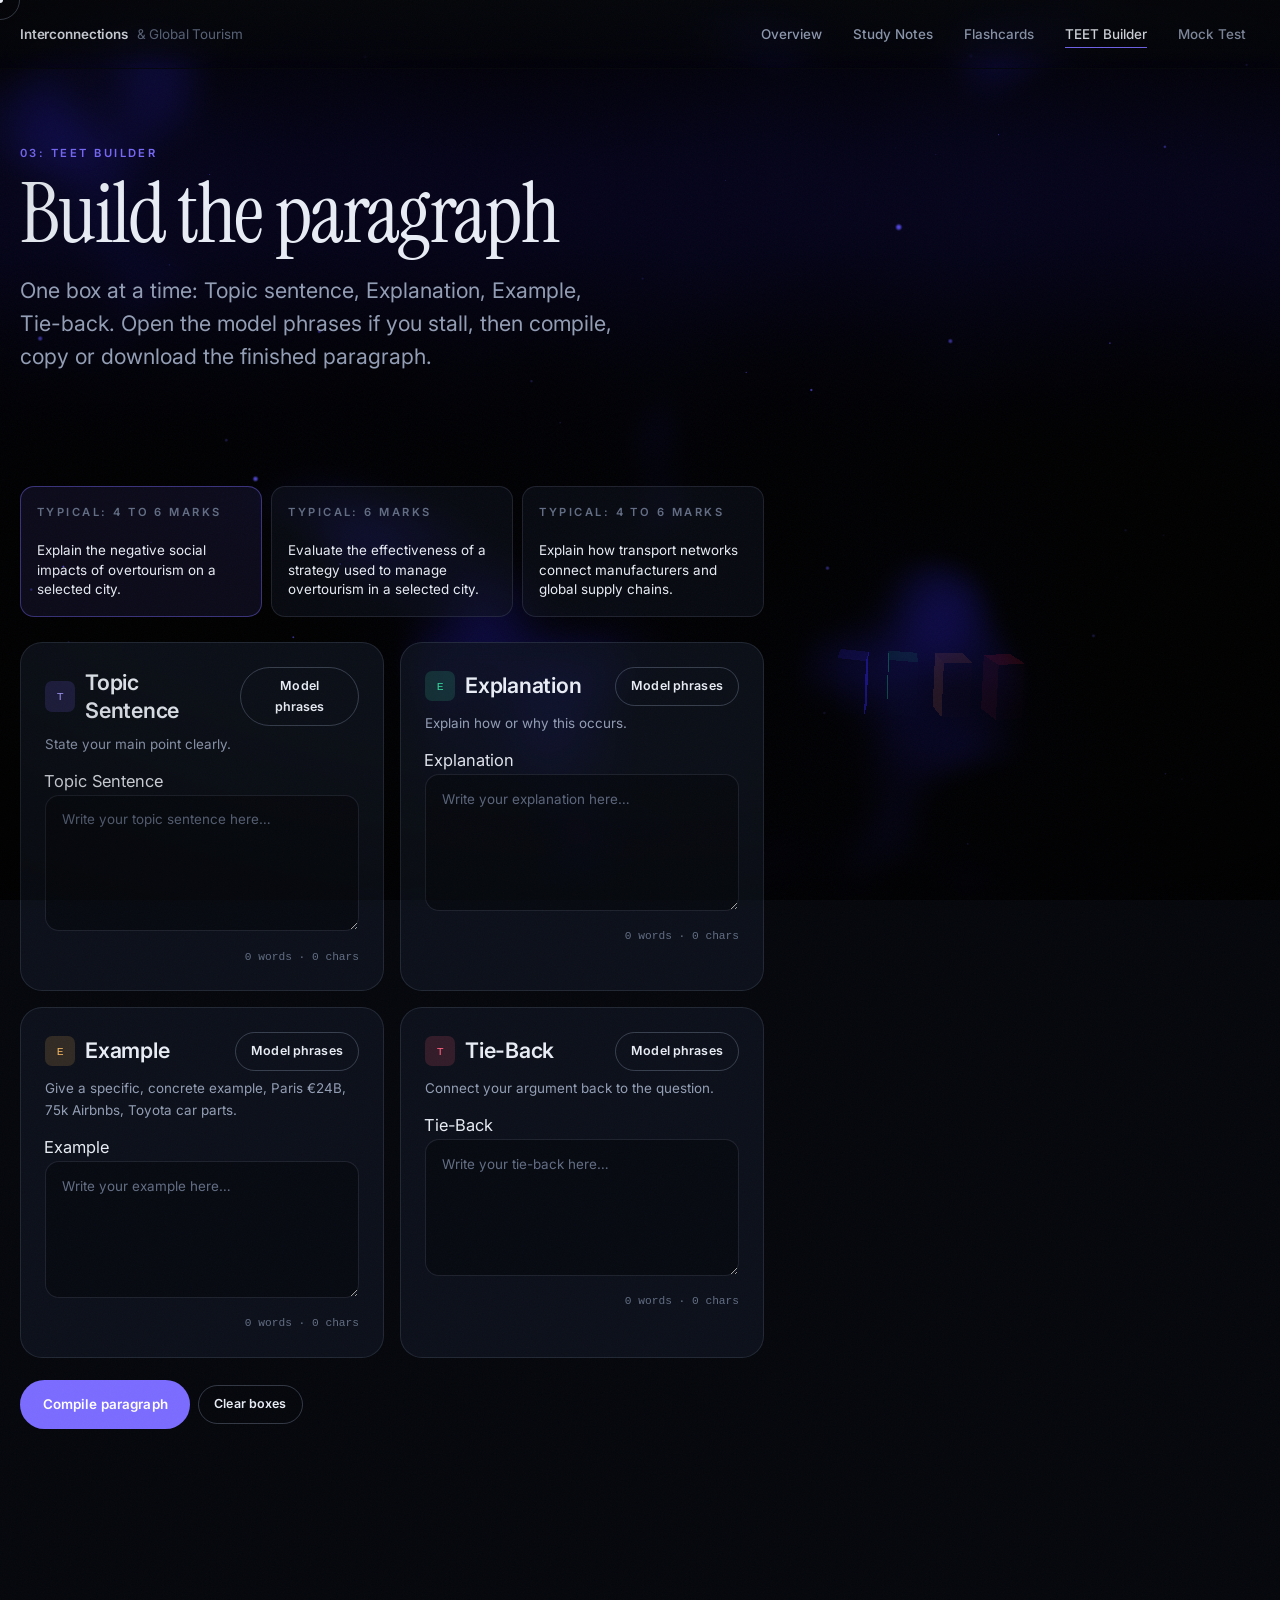
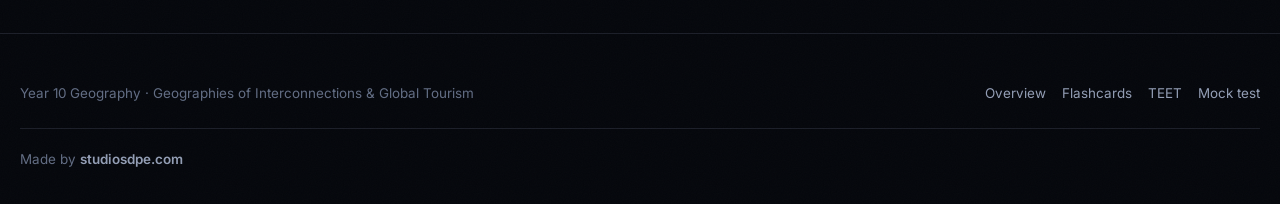
<file: teet.html>
<!DOCTYPE html>
<html lang="en-AU">
<head>
<meta charset="utf-8">
<meta name="viewport" content="width=device-width, initial-scale=1">
<title>T.E.E.T Builder: Interconnections &amp; Global Tourism</title>
<meta name="description" content="Build exam paragraphs with the Topic, Explanation, Example, Tie-back model, with model phrases for all three likely questions.">
<meta name="theme-color" content="#05070c">

<link rel="preconnect" href="https://fonts.googleapis.com">
<link rel="preconnect" href="https://fonts.gstatic.com" crossorigin>
<link href="https://fonts.googleapis.com/css2?family=Inter:wght@400;500;600;700&family=Instrument+Serif:ital@0;1&display=swap" rel="stylesheet" media="print" onload="this.media='all'">
<link rel="stylesheet" href="css/base.css">
<link rel="stylesheet" href="css/components.css">
<link rel="stylesheet" href="css/pages.css">
<link rel="icon" href="data:image/svg+xml,%3Csvg xmlns='http://www.w3.org/2000/svg' viewBox='0 0 32 32'%3E%3Ccircle cx='16' cy='16' r='13' fill='none' stroke='%237b6cff' stroke-width='2'/%3E%3Cellipse cx='16' cy='16' rx='6' ry='13' fill='none' stroke='%237b6cff' stroke-width='1.4'/%3E%3Cpath d='M3 16h26' stroke='%237b6cff' stroke-width='1.4'/%3E%3C/svg%3E">

<script>
  document.documentElement.classList.add('is-booting');
  setTimeout(function () { document.documentElement.classList.remove('is-booting'); }, 1600);
</script>
</head>

<body data-page="teet" data-scene="blocks" class="has-object">
<a class="skip-link" href="#main">Skip to content</a>

<div class="backdrop" aria-hidden="true"></div>
<canvas id="bg-canvas" aria-hidden="true"></canvas>
<canvas id="fx-canvas" aria-hidden="true"></canvas>
<div class="overlay-fx" aria-hidden="true"><div class="grain"></div></div>
<div class="scroll-bar" aria-hidden="true"></div>

<header class="nav">
  <div class="nav__inner">
    <a class="nav__brand" href="index.html"><b>Interconnections</b> <span>&amp; Global Tourism</span></a>
    <button class="nav__toggle" aria-expanded="false" aria-controls="nav-links" aria-label="Menu"><span></span></button>
    <nav class="nav__links" id="nav-links" aria-label="Primary">
      <a class="nav__link" href="index.html">Overview</a>
      <a class="nav__link" href="notes.html">Study Notes</a>
      <a class="nav__link" href="flashcards.html">Flashcards</a>
      <a class="nav__link" href="teet.html">TEET Builder</a>
      <a class="nav__link" href="test.html">Mock Test</a>
    </nav>
  </div>
</header>

<main id="main" class="shell">
  <section class="section" style="padding-top:9rem" data-scene-mix="0.35">
    <div class="wrap">
      <p class="eyebrow eyebrow--accent">03: TEET Builder</p>
      <h1 class="h1" data-split style="margin-block:.6rem 1.2rem">Build the paragraph</h1>
      <p class="lede" data-words>One box at a time: Topic sentence, Explanation, Example, Tie-back. Open the model phrases if you stall, then compile, copy or download the finished paragraph.</p>
      <noscript><p class="noscript-note" style="margin-top:2rem"><b>JavaScript is turned off.</b> This is an interactive tool and needs JavaScript to run. The <a href="notes.html">study notes</a> hold the same content in reading form.</p></noscript>
    </div>
  </section>

  <section class="section" style="padding-top:0" data-scene-mix="0.65">
    <div class="wrap">
     <div class="object-room">
      <div class="teet-questions" id="teet-questions" data-stagger><!-- built by teet.js --></div>
      <div class="teet-grid" id="teet-grid" style="margin-top:1.6rem"><!-- built by teet.js --></div>
      <div class="card-actions" style="margin-top:1.4rem">
        <button class="btn btn--primary" id="teet-compile" data-magnetic="0.35">Compile paragraph</button>
        <button class="btn btn--sm btn--ghost" id="teet-clear">Clear boxes</button>
      </div>
      <div id="teet-out" style="margin-top:1.2rem" aria-live="polite"></div>
     </div>
    </div>
  </section>
</main>

<footer class="footer">
  <div class="wrap footer__grid">
    <p>Year 10 Geography · Geographies of Interconnections &amp; Global Tourism</p>
    <nav class="footer__links" aria-label="Footer">
      <a href="index.html">Overview</a>
      <a href="flashcards.html">Flashcards</a>
      <a href="teet.html">TEET</a>
      <a href="test.html">Mock test</a>
    </nav>
  </div>
  <div class="wrap footer__made">
    <a href="https://studiosdpe.com" rel="noopener">Made by <b>studiosdpe.com</b></a>
  </div>
</footer>

<script src="vendor/lenis.min.js" defer></script>
<script src="vendor/three.min.js" defer></script>
<script src="vendor/gsap.min.js" defer></script>
<script src="vendor/ScrollTrigger.min.js" defer></script>
<script src="js/shaders/noise.glsl.js" defer></script>
<script src="js/shaders/background.glsl.js" defer></script>
<script src="js/shaders/object.glsl.js" defer></script>
<script src="js/shaders/globe.glsl.js" defer></script>
<script src="js/shaders/transition.glsl.js" defer></script>
<!-- Data: parsed before the core, which builds from it -->
<script src="js/data/teet.js" defer></script>
<script src="js/core/env.js" defer></script>
<script src="js/core/store.js" defer></script>
<script src="js/core/scene.js" defer></script>
<script src="js/core/transition.js" defer></script>
<script src="js/core/cursor.js" defer></script>
<script src="js/core/magnetic.js" defer></script>
<script src="js/core/smooth.js" defer></script>
<script src="js/core/interact.js" defer></script>
<script src="js/core/reveal.js" defer></script>
<script src="js/core/counters.js" defer></script>
<script src="js/core/nav.js" defer></script>
<script src="js/pages/teet.js" defer></script>
<script src="js/core/boot.js" defer></script>
</body>
</html>
</file>
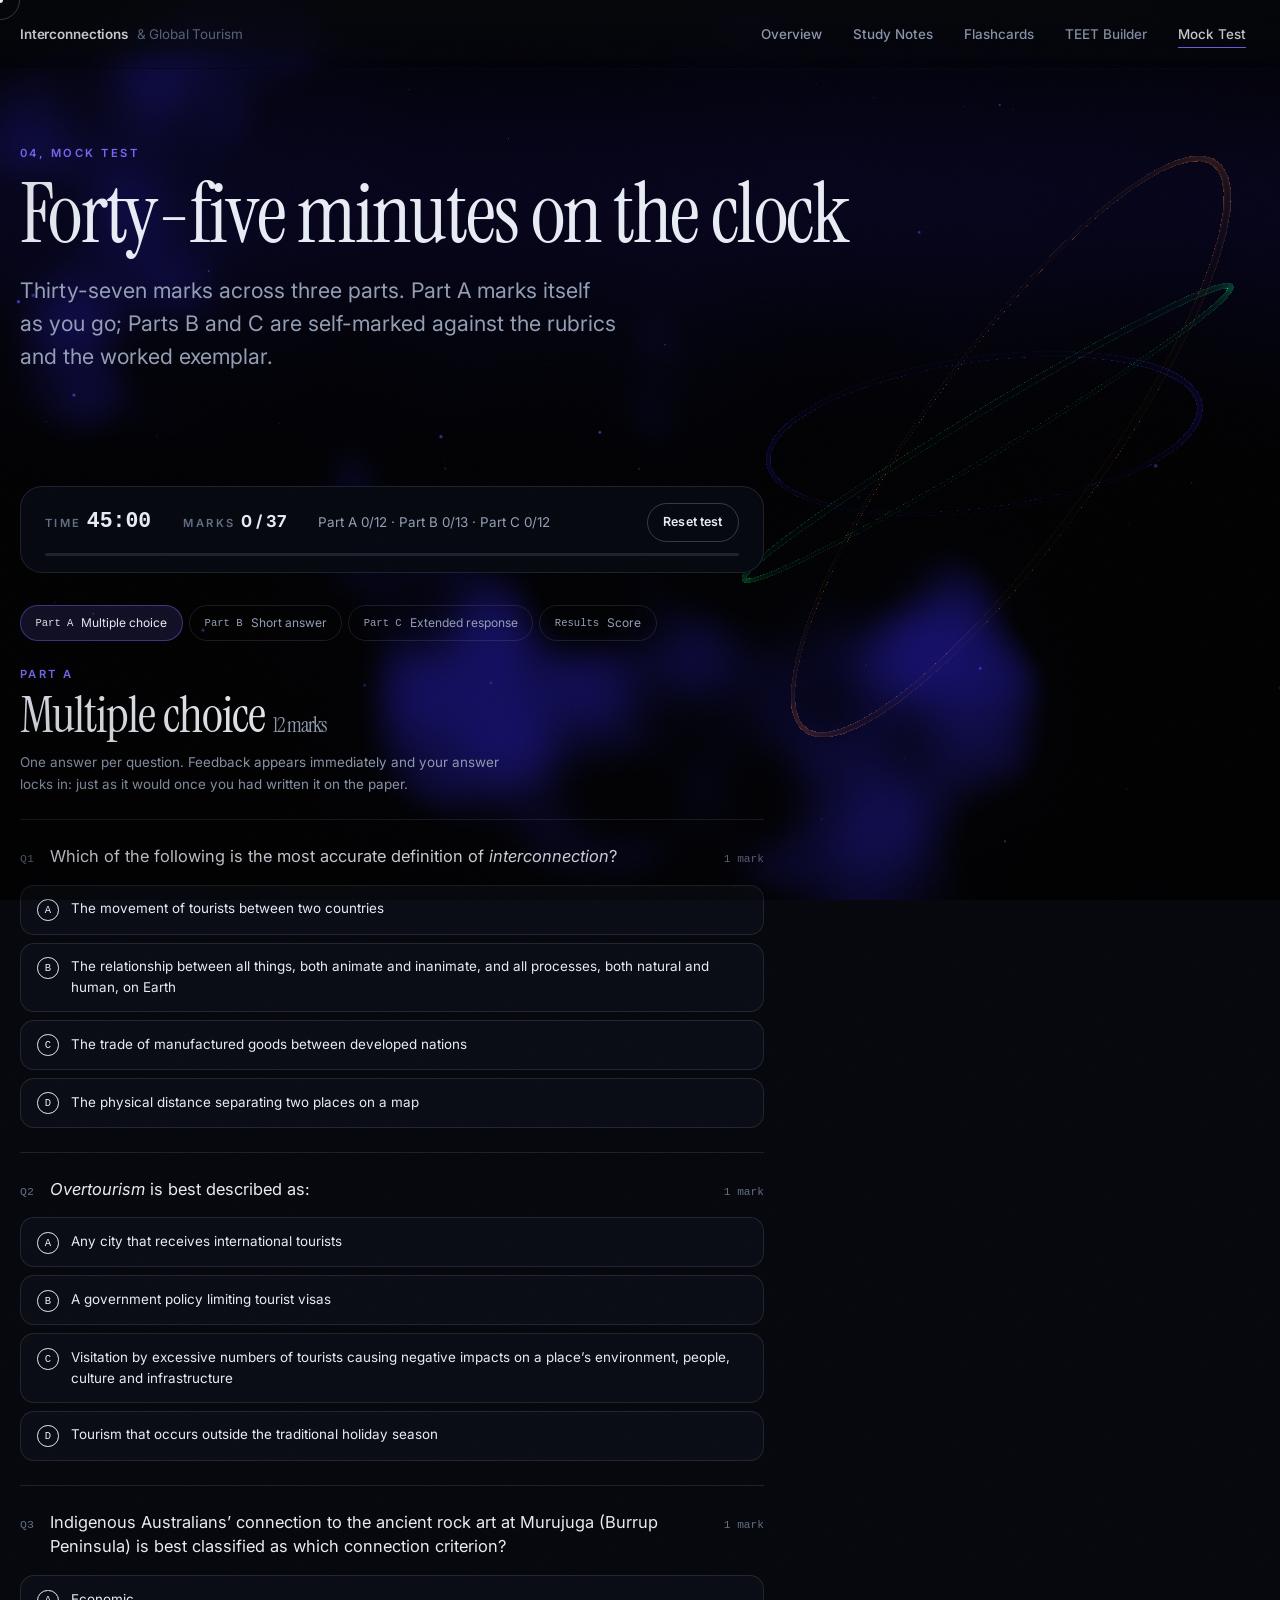
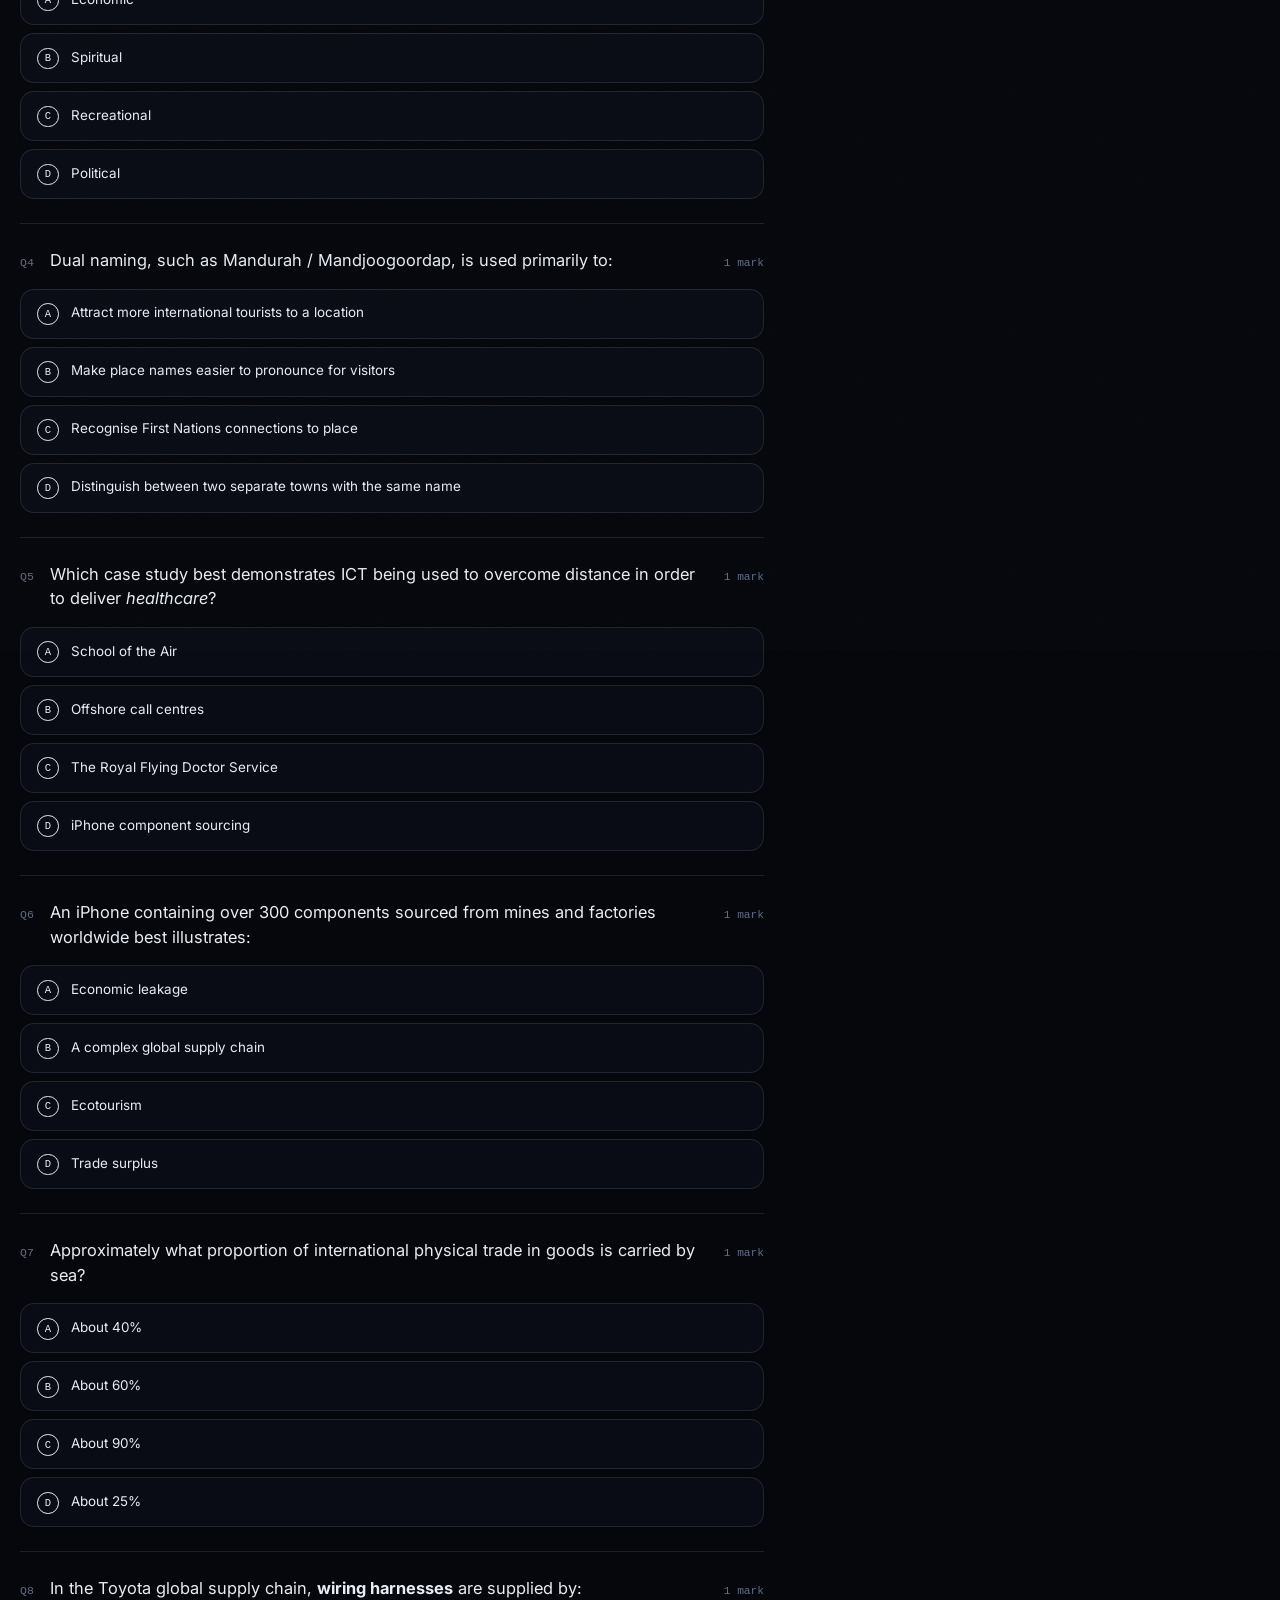
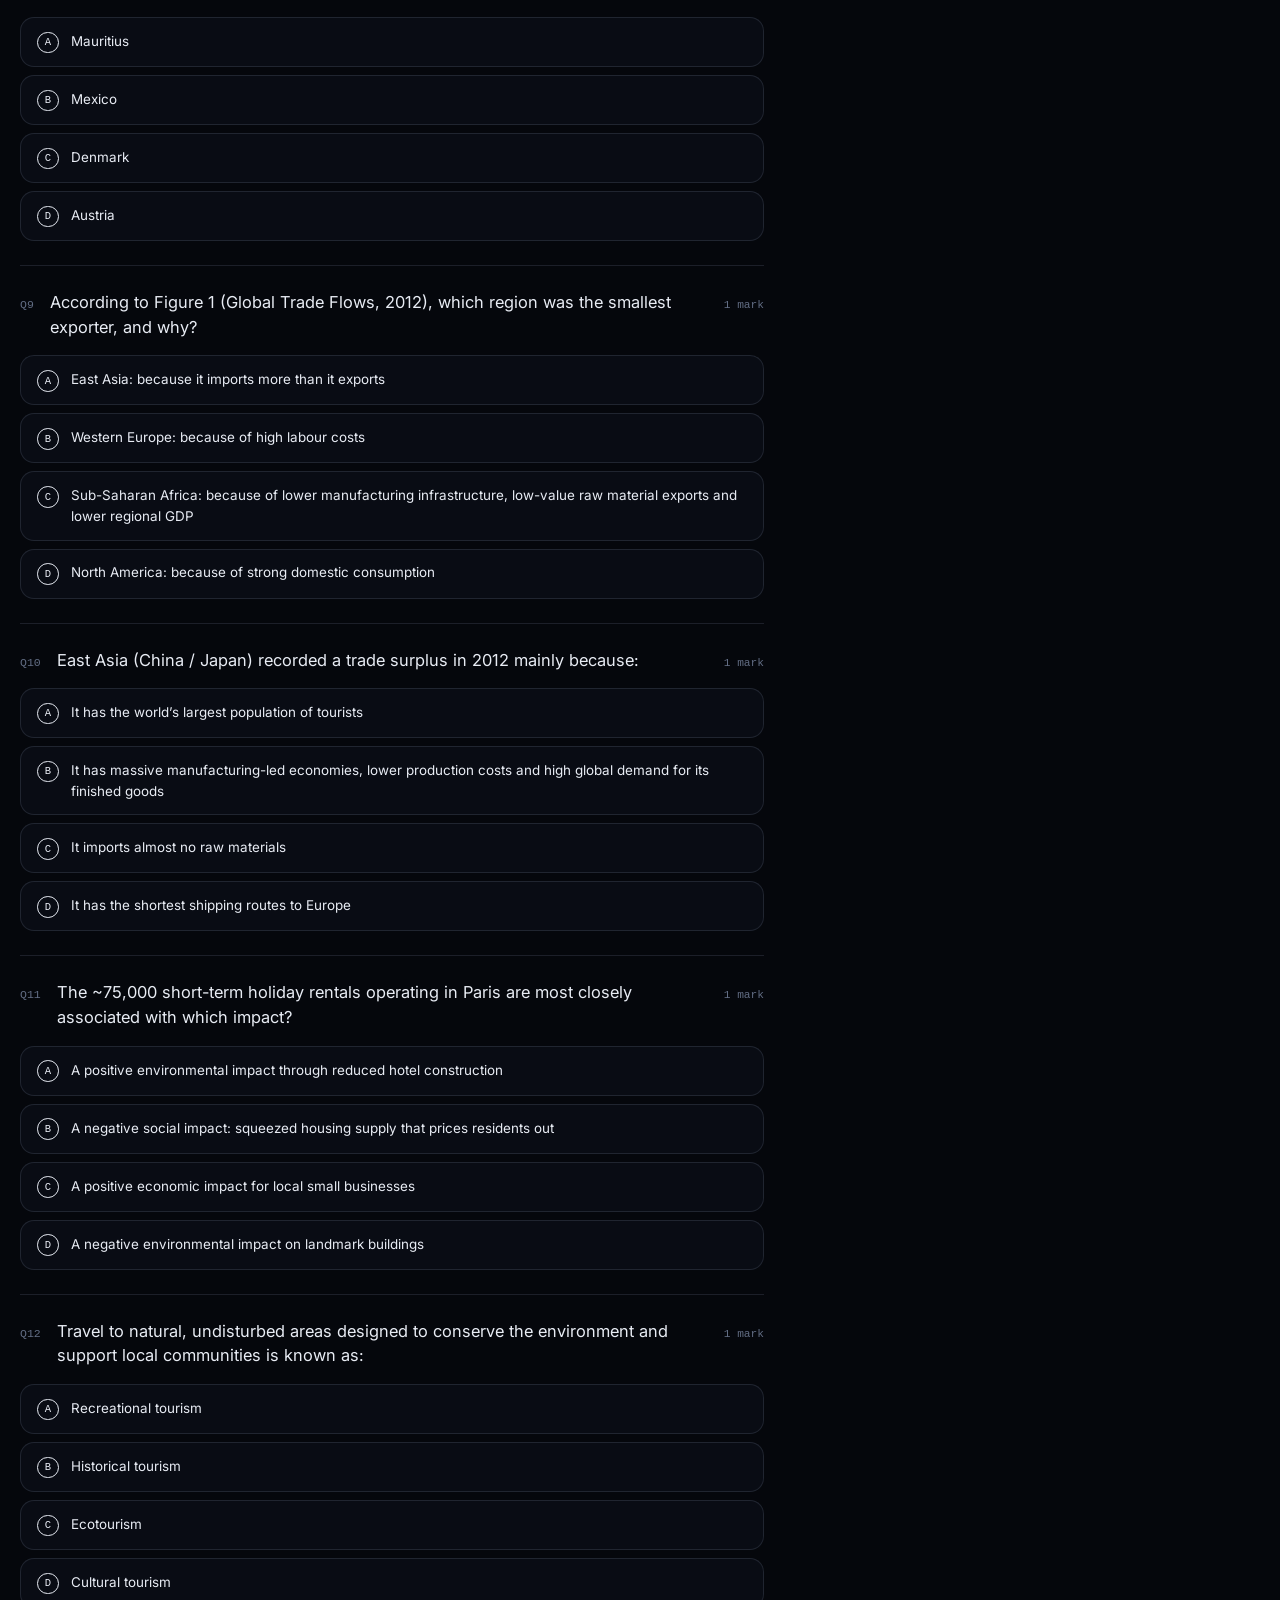
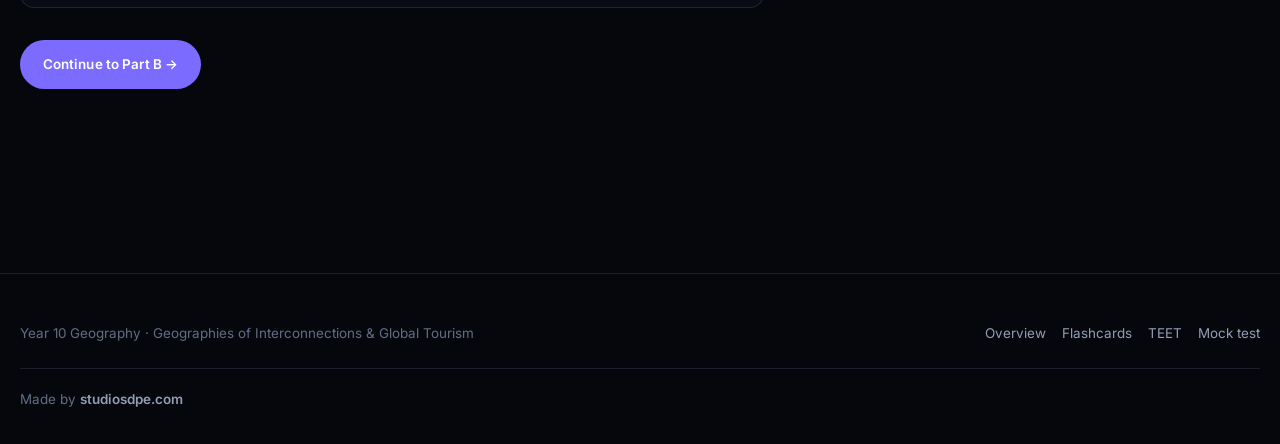
<file: test.html>
<!DOCTYPE html>
<html lang="en-AU">
<head>
<meta charset="utf-8">
<meta name="viewport" content="width=device-width, initial-scale=1">
<title>Mock Test: Interconnections &amp; Global Tourism</title>
<meta name="description" content="The full 37-mark mock paper on a 45-minute timer: 12 marked multiple-choice questions, three short answers with rubrics, and an extended response with a worked exemplar.">
<meta name="theme-color" content="#05070c">

<link rel="preconnect" href="https://fonts.googleapis.com">
<link rel="preconnect" href="https://fonts.gstatic.com" crossorigin>
<link href="https://fonts.googleapis.com/css2?family=Inter:wght@400;500;600;700&family=Instrument+Serif:ital@0;1&display=swap" rel="stylesheet" media="print" onload="this.media='all'">
<link rel="stylesheet" href="css/base.css">
<link rel="stylesheet" href="css/components.css">
<link rel="stylesheet" href="css/pages.css">
<link rel="icon" href="data:image/svg+xml,%3Csvg xmlns='http://www.w3.org/2000/svg' viewBox='0 0 32 32'%3E%3Ccircle cx='16' cy='16' r='13' fill='none' stroke='%237b6cff' stroke-width='2'/%3E%3Cellipse cx='16' cy='16' rx='6' ry='13' fill='none' stroke='%237b6cff' stroke-width='1.4'/%3E%3Cpath d='M3 16h26' stroke='%237b6cff' stroke-width='1.4'/%3E%3C/svg%3E">

<script>
  document.documentElement.classList.add('is-booting');
  setTimeout(function () { document.documentElement.classList.remove('is-booting'); }, 1600);
</script>
</head>

<body data-page="test" data-scene="rings" class="has-object">
<a class="skip-link" href="#main">Skip to content</a>

<div class="backdrop" aria-hidden="true"></div>
<canvas id="bg-canvas" aria-hidden="true"></canvas>
<canvas id="fx-canvas" aria-hidden="true"></canvas>
<div class="overlay-fx" aria-hidden="true"><div class="grain"></div></div>
<div class="scroll-bar" aria-hidden="true"></div>

<header class="nav">
  <div class="nav__inner">
    <a class="nav__brand" href="index.html"><b>Interconnections</b> <span>&amp; Global Tourism</span></a>
    <button class="nav__toggle" aria-expanded="false" aria-controls="nav-links" aria-label="Menu"><span></span></button>
    <nav class="nav__links" id="nav-links" aria-label="Primary">
      <a class="nav__link" href="index.html">Overview</a>
      <a class="nav__link" href="notes.html">Study Notes</a>
      <a class="nav__link" href="flashcards.html">Flashcards</a>
      <a class="nav__link" href="teet.html">TEET Builder</a>
      <a class="nav__link" href="test.html">Mock Test</a>
    </nav>
  </div>
</header>

<main id="main" class="shell">
  <section class="section" style="padding-top:9rem" data-scene-mix="0.4">
    <div class="wrap">
      <p class="eyebrow eyebrow--accent">04, Mock Test</p>
      <h1 class="h1" data-split style="margin-block:.6rem 1.2rem">Forty-five minutes on the clock</h1>
      <p class="lede" data-words>Thirty-seven marks across three parts. Part A marks itself as you go; Parts B and C are self-marked against the rubrics and the worked exemplar.</p>
      <noscript><p class="noscript-note" style="margin-top:2rem"><b>JavaScript is turned off.</b> This is an interactive tool and needs JavaScript to run. The <a href="notes.html">study notes</a> hold the same content in reading form.</p></noscript>
    </div>
  </section>

  <section class="section" style="padding-top:0" data-scene-mix="0.8">
    <div class="wrap">
      <div id="test-root"><!-- built by test.js --></div>
    </div>
  </section>
</main>

<footer class="footer">
  <div class="wrap footer__grid">
    <p>Year 10 Geography · Geographies of Interconnections &amp; Global Tourism</p>
    <nav class="footer__links" aria-label="Footer">
      <a href="index.html">Overview</a>
      <a href="flashcards.html">Flashcards</a>
      <a href="teet.html">TEET</a>
      <a href="test.html">Mock test</a>
    </nav>
  </div>
  <div class="wrap footer__made">
    <a href="https://studiosdpe.com" rel="noopener">Made by <b>studiosdpe.com</b></a>
  </div>
</footer>

<script src="vendor/lenis.min.js" defer></script>
<script src="vendor/three.min.js" defer></script>
<script src="vendor/gsap.min.js" defer></script>
<script src="vendor/ScrollTrigger.min.js" defer></script>
<script src="js/shaders/noise.glsl.js" defer></script>
<script src="js/shaders/background.glsl.js" defer></script>
<script src="js/shaders/object.glsl.js" defer></script>
<script src="js/shaders/globe.glsl.js" defer></script>
<script src="js/shaders/transition.glsl.js" defer></script>
<!-- Data: parsed before the core, which builds from it -->
<script src="js/data/curriculum.js" defer></script>
<script src="js/data/test.js" defer></script>
<script src="js/core/env.js" defer></script>
<script src="js/core/store.js" defer></script>
<script src="js/core/scene.js" defer></script>
<script src="js/core/transition.js" defer></script>
<script src="js/core/cursor.js" defer></script>
<script src="js/core/magnetic.js" defer></script>
<script src="js/core/smooth.js" defer></script>
<script src="js/core/interact.js" defer></script>
<script src="js/core/reveal.js" defer></script>
<script src="js/core/counters.js" defer></script>
<script src="js/core/nav.js" defer></script>
<script src="js/pages/test.js" defer></script>
<script src="js/core/boot.js" defer></script>
</body>
</html>
</file>
<file: css/base.css>
/* ==========================================================================
   base.css: design tokens, reset, typography, layout shell, overlays.
   The site is dark, high-contrast, editorial. Two accents only:
     --accent  (indigo)  = interactivity, links, active state, glow
     --pos / --neg       = semantic only (correct / incorrect, positive / negative)
   Motion curves live here as tokens so JS (GSAP) and CSS use the same feel.
   ========================================================================== */

:root {
  /* ---- colour ---- */
  --bg:            #05070c;
  --bg-raised:     #0a0e17;
  --bg-card:       rgba(16, 21, 33, 0.72);
  --line:          rgba(150, 163, 190, 0.16);
  --line-strong:   rgba(150, 163, 190, 0.32);
  --text:          #e8ecf4;
  --text-dim:      #939eb5;
  --text-faint:    #626d84;
  --accent:        #7b6cff;
  --accent-soft:   rgba(123, 108, 255, 0.14);
  --accent-line:   rgba(123, 108, 255, 0.42);
  --pos:           #35d29a;
  --pos-soft:      rgba(53, 210, 154, 0.12);
  --neg:           #ff5f7e;
  --neg-soft:      rgba(255, 95, 126, 0.12);
  --warn:          #f0b45f;
  --warn-soft:     rgba(240, 180, 95, 0.12);

  /* ---- type ---- */
  --font-display: 'Instrument Serif', 'Iowan Old Style', Georgia, serif;
  --font-sans:    'Inter', ui-sans-serif, system-ui, -apple-system, 'Segoe UI', Roboto, sans-serif;
  --font-mono:    ui-monospace, 'SF Mono', 'Roboto Mono', Menlo, monospace;

  --step--1: clamp(0.78rem, 0.76rem + 0.1vw, 0.84rem);
  --step-0:  clamp(0.94rem, 0.9rem + 0.16vw, 1.03rem);
  --step-1:  clamp(1.1rem, 1.02rem + 0.4vw, 1.35rem);
  --step-2:  clamp(1.4rem, 1.2rem + 1vw, 2rem);
  --step-3:  clamp(1.9rem, 1.4rem + 2.4vw, 3.2rem);
  --step-4:  clamp(2.6rem, 1.6rem + 4.6vw, 6rem);
  --step-5:  clamp(3.2rem, 1.6rem + 7vw, 9rem);

  /* ---- space + shape (one scale, used everywhere) ---- */
  --s-1: 0.5rem;  --s-2: 0.75rem; --s-3: 1rem;   --s-4: 1.5rem;
  --s-5: 2rem;    --s-6: 3rem;    --s-7: 4.5rem; --s-8: 7rem;
  --r-s: 8px; --r-m: 14px; --r-l: 22px;
  --maxw: 1240px;

  /* ---- motion ---- */
  --e-out:   cubic-bezier(0.16, 1, 0.3, 1);      /* decelerate, expensive feel */
  --e-inout: cubic-bezier(0.76, 0, 0.24, 1);     /* symmetric, for wipes       */
  --e-soft:  cubic-bezier(0.33, 1, 0.68, 1);
  --t-fast: 240ms; --t-mid: 480ms; --t-slow: 900ms;
}

/* ---------------------------------------------------------------- reset */
*, *::before, *::after { box-sizing: border-box; }
html { -webkit-text-size-adjust: 100%; }
body, h1, h2, h3, h4, p, figure, blockquote, dl, dd, ul, ol { margin: 0; padding: 0; }
ul, ol { list-style: none; }
img, svg, canvas { display: block; max-width: 100%; }
button, input, select, textarea { font: inherit; color: inherit; }
button { background: none; border: 0; cursor: pointer; }
a { color: inherit; text-decoration: none; }

html { scroll-behavior: smooth; }

/* Lenis (js/core/smooth.js). These are the library's own required rules: the
   `scroll-behavior: auto` override is essential, since the browser's built-in
   smoothing would otherwise re-animate every frame Lenis sets and the page
   would barely move. */
html.lenis, html.lenis body { height: auto; }
.lenis.lenis-smooth { scroll-behavior: auto !important; }
.lenis.lenis-smooth [data-lenis-prevent] { overscroll-behavior: contain; }
.lenis.lenis-stopped { overflow: clip; }
.lenis.lenis-smooth iframe { pointer-events: none; }
body {
  background: var(--bg);
  color: var(--text);
  font-family: var(--font-sans);
  font-size: var(--step-0);
  line-height: 1.65;
  min-height: 100vh;
  overflow-x: hidden;
  -webkit-font-smoothing: antialiased;
  text-rendering: optimizeLegibility;
}

/* Focus is never removed, only restyled. Everything here is keyboard-usable. */
:focus-visible {
  outline: 2px solid var(--accent);
  outline-offset: 3px;
  border-radius: 4px;
}

/* ------------------------------------------------------------ typography */
h1, h2, h3 { font-weight: 400; line-height: 1.02; letter-spacing: -0.02em; }
.display   { font-family: var(--font-display); font-size: var(--step-5); line-height: 0.94; letter-spacing: -0.03em; }
.h1        { font-family: var(--font-display); font-size: var(--step-4); line-height: 0.98; }
.h2        { font-family: var(--font-display); font-size: var(--step-3); }
.h3        { font-family: var(--font-sans); font-size: var(--step-1); font-weight: 600; letter-spacing: -0.01em; line-height: 1.3; }
.serif-em  { font-family: var(--font-display); font-style: italic; }
.lede      { font-size: var(--step-1); color: var(--text-dim); line-height: 1.55; max-width: 46ch; }
.body-dim  { color: var(--text-dim); }
.small     { font-size: var(--step--1); }

.eyebrow {
  font-size: 0.7rem; letter-spacing: 0.22em; text-transform: uppercase;
  color: var(--text-faint); font-weight: 600;
}
.eyebrow--accent { color: var(--accent); }

/* Masked line reveal: each line sits in a clipping box and slides up.
   JS (reveal.js) splits text into .line > .line__i and animates .line__i. */
/* The clipping box is padded and pulled back so descenders and serif
   overshoot are not sliced off by `overflow: hidden`. */
.line { display: block; overflow: hidden; padding-bottom: 0.14em; margin-bottom: -0.14em; }
.line__i { display: block; will-change: transform; }

/* ---------------------------------------------------------------- layout */
.shell { position: relative; z-index: 10; }
.wrap  { width: min(100% - 2.5rem, var(--maxw)); margin-inline: auto; }
.wrap--narrow { width: min(100% - 2.5rem, 860px); margin-inline: auto; }
.section { padding-block: var(--s-8); position: relative; }
.section--tight { padding-block: var(--s-7); }
.rule { height: 1px; background: var(--line); border: 0; }

.grid { display: grid; gap: var(--s-4); }
.grid-2 { grid-template-columns: repeat(2, minmax(0, 1fr)); }
.grid-3 { grid-template-columns: repeat(3, minmax(0, 1fr)); }
.grid-4 { grid-template-columns: repeat(4, minmax(0, 1fr)); }
@media (max-width: 900px) { .grid-3, .grid-4 { grid-template-columns: repeat(2, minmax(0, 1fr)); } }
@media (max-width: 640px) { .grid-2, .grid-3, .grid-4 { grid-template-columns: minmax(0, 1fr); } }

/* Editorial asymmetric split: heading rail + content */
.split { display: grid; grid-template-columns: minmax(0, 4fr) minmax(0, 7fr); gap: var(--s-6); align-items: start; }
@media (max-width: 900px) { .split { grid-template-columns: minmax(0, 1fr); gap: var(--s-4); } }
.split__rail { position: sticky; top: 7rem; }
@media (max-width: 900px) { .split__rail { position: static; } }

/* --------------------------------------------------------------- canvas */
#bg-canvas {
  position: fixed; inset: 0; width: 100%; height: 100%;
  z-index: 0; pointer-events: none;
}
#fx-canvas {
  position: fixed; inset: 0; width: 100%; height: 100%;
  z-index: 80; pointer-events: none; opacity: 0; visibility: hidden;
}
#fx-canvas.is-active { opacity: 1; visibility: visible; }

/* Static fallback backdrop, always painted, so a failed WebGL context or a
   blocked CDN still leaves a designed page rather than a black void. */
.backdrop {
  position: fixed; inset: 0; z-index: -1; pointer-events: none;
  background:
    radial-gradient(1100px 620px at 12% -10%, rgba(123, 108, 255, 0.20), transparent 62%),
    radial-gradient(900px 520px at 88% 4%, rgba(53, 210, 154, 0.10), transparent 58%),
    var(--bg);
}

/* ------------------------------------------------- grain + vignette overlay
   Sits above everything except the cursor, so the WebGL layer and the DOM
   layer are unified into a single image. */
.overlay-fx { position: fixed; inset: 0; z-index: 70; pointer-events: none; }
.overlay-fx::after {
  content: ''; position: absolute; inset: 0;
  background: radial-gradient(120% 90% at 50% 45%, transparent 42%, rgba(0,0,0,0.55) 100%);
}
.grain {
  position: absolute; inset: -150%;
  background-image: url("data:image/svg+xml,%3Csvg xmlns='http://www.w3.org/2000/svg' width='240' height='240'%3E%3Cfilter id='n'%3E%3CfeTurbulence type='fractalNoise' baseFrequency='0.85' numOctaves='3' stitchTiles='stitch'/%3E%3C/filter%3E%3Crect width='240' height='240' filter='url(%23n)' opacity='0.42'/%3E%3C/svg%3E");
  opacity: 0.06;
  animation: grain-shift 6s steps(8) infinite;
}
@keyframes grain-shift {
  0%   { transform: translate(0, 0); }
  12%  { transform: translate(-6%, -3%); }
  25%  { transform: translate(4%, -6%); }
  37%  { transform: translate(-4%, 5%); }
  50%  { transform: translate(6%, 2%); }
  62%  { transform: translate(-2%, -5%); }
  75%  { transform: translate(3%, 6%); }
  87%  { transform: translate(-5%, 1%); }
  100% { transform: translate(0, 0); }
}

/* ---------------------------------------------------------- custom cursor
   Hidden by default; cursor.js enables it only for fine pointers with motion
   allowed. The native cursor is never removed on touch/coarse devices. */
.cursor-dot, .cursor-ring { position: fixed; top: 0; left: 0; z-index: 90; pointer-events: none; opacity: 0; }
.cursor-dot {
  width: 6px; height: 6px; margin: -3px 0 0 -3px; border-radius: 50%;
  background: var(--text);
}
.cursor-ring {
  width: 40px; height: 40px; margin: -20px 0 0 -20px; border-radius: 50%;
  border: 1px solid var(--line-strong);
  display: grid; place-items: center;
  transition: border-color var(--t-fast) var(--e-out), background-color var(--t-fast) var(--e-out);
}
.cursor-ring__label {
  font-size: 0.6rem; letter-spacing: 0.12em; text-transform: uppercase;
  color: var(--text); opacity: 0; white-space: nowrap; font-weight: 600;
}
body.cursor-active { cursor: none; }
body.cursor-active a, body.cursor-active button,
body.cursor-active input, body.cursor-active textarea, body.cursor-active select { cursor: none; }
.cursor-ring.is-hover { border-color: var(--accent); background: var(--accent-soft); }
.cursor-ring.is-down  { border-color: var(--accent); }

/* ------------------------------------------------------------------- nav */
.nav {
  position: fixed; inset: 0 0 auto 0; z-index: 50;
  backdrop-filter: blur(14px);
  background: linear-gradient(to bottom, rgba(5,7,12,0.88), rgba(5,7,12,0.55) 70%, transparent);
  border-bottom: 1px solid transparent;
  transition: border-color var(--t-mid) var(--e-out), background-color var(--t-mid) var(--e-out);
}
.nav.is-stuck { border-bottom-color: var(--line); background: rgba(5,7,12,0.92); }
.nav__inner {
  width: min(100% - 2.5rem, var(--maxw)); margin-inline: auto;
  height: 68px; display: flex; align-items: center; gap: var(--s-4);
}
.nav__brand { display: flex; align-items: baseline; gap: 0.55rem; font-size: var(--step--1); letter-spacing: -0.01em; }
.nav__brand b { font-weight: 600; }
.nav__brand span { color: var(--text-faint); }
.nav__links { margin-left: auto; display: flex; align-items: center; gap: 0.25rem; }
.nav__link {
  position: relative; padding: 0.5rem 0.85rem; border-radius: var(--r-s);
  font-size: var(--step--1); color: var(--text-dim); font-weight: 500;
  transition: color var(--t-fast) var(--e-out);
}
.nav__link:hover { color: var(--text); }
.nav__link::after {
  content: ''; position: absolute; left: 0.85rem; right: 0.85rem; bottom: 0.3rem;
  height: 1px; background: var(--accent); transform: scaleX(0); transform-origin: left;
  transition: transform var(--t-mid) var(--e-out);
}
.nav__link:hover::after { transform: scaleX(1); }
.nav__link[aria-current="page"] { color: var(--text); }
.nav__link[aria-current="page"]::after { transform: scaleX(1); }
.nav__toggle { display: none; }

@media (max-width: 820px) {
  /* `backdrop-filter` makes .nav the containing block for its fixed-position
     descendants, which would size the menu panel to the 68px header instead
     of the viewport. Dropping it on mobile also saves a blur pass on exactly
     the devices least able to afford one. */
  .nav { backdrop-filter: none; background: rgba(5, 7, 12, 0.94); }

  .nav__toggle {
    display: grid; place-items: center; margin-left: auto;
    width: 40px; height: 40px; border: 1px solid var(--line); border-radius: var(--r-s);
  }
  .nav__toggle span { display: block; width: 16px; height: 1px; background: var(--text); position: relative; transition: background var(--t-fast); }
  .nav__toggle span::before, .nav__toggle span::after {
    content: ''; position: absolute; left: 0; width: 16px; height: 1px; background: var(--text);
    transition: transform var(--t-mid) var(--e-out);
  }
  .nav__toggle span::before { top: -5px; } .nav__toggle span::after { top: 5px; }
  .nav__toggle[aria-expanded="true"] span { background: transparent; }
  .nav__toggle[aria-expanded="true"] span::before { transform: translateY(5px) rotate(45deg); }
  .nav__toggle[aria-expanded="true"] span::after  { transform: translateY(-5px) rotate(-45deg); }
  /* Full-height and fully opaque: a translucent panel nested inside the
     nav's backdrop-filter can composite unpredictably, and a menu has no
     reason to show the page through it. */
  .nav__links {
    position: fixed; inset: 68px 0 0 0; margin: 0;
    flex-direction: column; align-items: stretch; justify-content: flex-start;
    gap: 0; padding: var(--s-3) 1.25rem var(--s-5); overflow-y: auto;
    background: #05070c; backdrop-filter: none;
    clip-path: inset(0 0 100% 0); transition: clip-path var(--t-mid) var(--e-inout);
  }
  .nav__links.is-open { clip-path: inset(0 0 0 0); }
  .nav__link { padding: 0.85rem 0; font-size: var(--step-1); }
  .nav__link::after { left: 0; right: auto; width: 28px; bottom: 0.55rem; }
}

/* ---------------------------------------------------------------- footer */
/* The footer sits outside .shell, so it needs its own stacking context too:
   without it the fixed WebGL canvas (z-index 0) paints straight over it. */
.footer { position: relative; z-index: 10; border-top: 1px solid var(--line); padding-block: var(--s-6) var(--s-5); margin-top: var(--s-7); }
.footer__grid { display: flex; flex-wrap: wrap; gap: var(--s-4); align-items: baseline; }
.footer p { color: var(--text-faint); font-size: var(--step--1); }
.footer__links { display: flex; gap: var(--s-3); margin-left: auto; flex-wrap: wrap; }
.footer__links a { color: var(--text-dim); font-size: var(--step--1); }
.footer__links a:hover { color: var(--accent); }

/* -------------------------------------------------------- reduced motion
   System-wide: reveals are instant, drift stops, wipes become cuts.
   JS reads the same query and disables cursor, magnetism and scene rotation. */
@media (prefers-reduced-motion: reduce) {
  html { scroll-behavior: auto; }
  *, *::before, *::after {
    animation-duration: 0.001ms !important;
    animation-iteration-count: 1 !important;
    transition-duration: 0.001ms !important;
  }
  .grain { animation: none; }
  .line__i { transform: none !important; opacity: 1 !important; }
}

/* Any element JS will animate in must still be visible if JS never runs.
   reveal.js adds .js-ready to <html>; only then do we hide pre-reveal state. */
.js-ready .reveal { opacity: 0; }
.js-ready .reveal--up { transform: translateY(24px); }
/* Once revealed, the element keeps its final state from this rule rather
   than from an inline transform, which frees the pointer-tilt layer to own
   `transform` from then on. */
.js-ready .reveal.is-revealed { opacity: 1; transform: none; }

@media (prefers-reduced-motion: reduce) {
  .js-ready .reveal { opacity: 1; transform: none; }
}

/* Boot curtain, the class is only ever added by an inline script, and is
   released by boot.js or its own failsafe timeout. With JS off it never
   applies, so content is never hidden behind scripts that did not run. */
.is-booting .shell, .is-booting .footer { opacity: 0; }
.shell, .footer { transition: opacity 600ms var(--e-out); }

.visually-hidden {
  position: absolute; width: 1px; height: 1px; padding: 0; margin: -1px;
  overflow: hidden; clip: rect(0 0 0 0); white-space: nowrap; border: 0;
}
.skip-link {
  position: absolute; left: 1rem; top: -4rem; z-index: 100;
  background: var(--accent); color: #fff; padding: 0.6rem 1rem; border-radius: var(--r-s);
  transition: top var(--t-fast) var(--e-out);
}
.skip-link:focus { top: 1rem; }

.noscript-note {
  border: 1px solid var(--warn); background: var(--warn-soft); color: var(--text);
  padding: var(--s-3); border-radius: var(--r-m); margin-bottom: var(--s-4);
}

/* ==========================================================================
   Motion is on by default on every device.

   The site does not consult the operating system's "reduce motion" setting
   unless the visitor explicitly asks for the still version with ?static,
   because honouring it silently left phones with that accessibility option
   enabled looking like a dead page. `.force-motion` is therefore present on
   <html> almost always, and it has to undo the blanket reduced-motion rule
   further up this file.
   ========================================================================== */
@media (prefers-reduced-motion: reduce) {
  .force-motion *, .force-motion *::before, .force-motion *::after {
    animation-duration: revert !important;
    animation-iteration-count: revert !important;
    transition-duration: revert !important;
  }
  .force-motion .grain { animation: grain-shift 6s steps(8) infinite; }
}


.footer__made { margin-top: var(--s-4); padding-top: var(--s-3); border-top: 1px solid var(--line); }
.footer__made a {
  font-size: var(--step--1); color: var(--text-faint);
  transition: color var(--t-fast) var(--e-out);
}
.footer__made a b { color: var(--text-dim); font-weight: 600; }
.footer__made a:hover { color: var(--accent); }
.footer__made a:hover b { color: var(--accent); }

/* Debug overlay, opened with ?debug on the URL. */
.debug-panel {
  position: fixed; left: 1rem; bottom: 1rem; z-index: 95;
  background: rgba(5,7,12,0.94); border: 1px solid var(--accent-line); border-radius: var(--r-m);
  padding: 0.9rem 1rem; font-family: var(--font-mono); font-size: 0.7rem; line-height: 1.7;
  color: var(--text-dim); max-width: 300px;
}
.debug-panel b { color: var(--text); }
.debug-panel .ok { color: var(--pos); }
.debug-panel .bad { color: var(--neg); }
</file>
<file: css/components.css>
/* ==========================================================================
   components.css, reusable UI pieces shared across pages.
   Buttons, cards, chips, accordions, tables, meters, form controls, flip card.
   ========================================================================== */

/* ------------------------------------------------------------------ button */
.btn {
  position: relative; display: inline-flex; align-items: center; gap: 0.6rem;
  padding: 0.78rem 1.35rem; border-radius: 100px;
  font-size: var(--step--1); font-weight: 600; letter-spacing: 0.01em;
  border: 1px solid var(--line-strong); color: var(--text);
  transition: color var(--t-fast) var(--e-out), border-color var(--t-fast) var(--e-out),
              background-color var(--t-fast) var(--e-out), transform 120ms var(--e-out);
  will-change: transform;
}
.btn::before {
  content: ''; position: absolute; inset: 0; border-radius: inherit;
  background: var(--accent); transform: scale(0.6); opacity: 0;
  transition: transform var(--t-mid) var(--e-out), opacity var(--t-mid) var(--e-out);
  z-index: -1;
}
.btn > * { position: relative; z-index: 1; }
.btn:hover { border-color: var(--accent-line); }
.btn:active { transform: scale(0.97); }
.btn--primary { background: var(--accent); border-color: transparent; color: #fff; }
.btn--primary:hover { background: #8d80ff; }
.btn--ghost:hover { background: var(--accent-soft); }
.btn--sm { padding: 0.5rem 0.95rem; font-size: 0.78rem; }
.btn--block { width: 100%; justify-content: center; }
.btn[aria-pressed="true"], .btn.is-on {
  background: var(--accent-soft); border-color: var(--accent-line); color: var(--text);
}
.btn:disabled { opacity: 0.45; pointer-events: none; }
.btn__arrow { transition: transform var(--t-mid) var(--e-out); }
.btn:hover .btn__arrow { transform: translateX(4px); }

/* Magnetic elements get transformed by JS; keep the transform origin honest. */
[data-magnetic] { will-change: transform; }

/* -------------------------------------------------------------------- card */
.card {
  background: var(--bg-card);
  border: 1px solid var(--line);
  border-radius: var(--r-l);
  padding: var(--s-4);
  backdrop-filter: blur(8px);
  transition: border-color var(--t-mid) var(--e-out), transform var(--t-mid) var(--e-out),
              background-color var(--t-mid) var(--e-out);
}
.card--pad { padding: var(--s-5); }
.card--flat { background: rgba(16, 21, 33, 0.5); }
.card--link:hover { border-color: var(--accent-line); transform: translateY(-3px); }
.card__label { display: flex; align-items: center; gap: 0.5rem; margin-bottom: var(--s-2); }

/* ------------------------------------------------------------------- chip */
.chip {
  display: inline-flex; align-items: center; gap: 0.4rem;
  padding: 0.28rem 0.7rem; border-radius: 100px;
  font-size: 0.7rem; font-weight: 600; letter-spacing: 0.04em;
  border: 1px solid var(--line); color: var(--text-dim);
}
.chip--accent { border-color: var(--accent-line); color: var(--accent); background: var(--accent-soft); }
.chip--pos { border-color: rgba(53,210,154,0.4); color: var(--pos); background: var(--pos-soft); }
.chip--neg { border-color: rgba(255,95,126,0.4); color: var(--neg); background: var(--neg-soft); }
.chip--warn { border-color: rgba(240,180,95,0.4); color: var(--warn); background: var(--warn-soft); }

/* ------------------------------------------------------------------ meter */
.meter { height: 3px; border-radius: 3px; background: rgba(150,163,190,0.16); overflow: hidden; }
.meter__fill { height: 100%; border-radius: 3px; background: var(--accent); width: 0; transition: width var(--t-slow) var(--e-out); }
.meter--pos .meter__fill { background: var(--pos); }
.meter--warn .meter__fill { background: var(--warn); }

/* Segmented effectiveness rating (Low / Moderate / High) */
.rating { display: inline-flex; gap: 4px; align-items: center; }
.rating i { display: block; width: 22px; height: 4px; border-radius: 4px; background: rgba(150,163,190,0.2); }
.rating[data-level="2"] i:nth-child(-n+2) { background: var(--warn); }
.rating[data-level="3"] i { background: var(--pos); }

/* -------------------------------------------------------------- accordion */
.acc { border-bottom: 1px solid var(--line); }
.acc__head {
  width: 100%; display: flex; align-items: center; gap: var(--s-3);
  padding: var(--s-4) 0; text-align: left;
  transition: color var(--t-fast) var(--e-out);
}
.acc__head:hover { color: var(--accent); }
.acc__num { font-family: var(--font-mono); font-size: 0.7rem; color: var(--text-faint); width: 2.2rem; flex: none; }
.acc__title { font-size: var(--step-1); font-weight: 500; letter-spacing: -0.01em; flex: 1; }
.acc__sub { color: var(--text-faint); font-size: var(--step--1); display: block; margin-top: 0.15rem; font-weight: 400; }
.acc__sign { position: relative; width: 14px; height: 14px; flex: none; }
.acc__sign::before, .acc__sign::after {
  content: ''; position: absolute; inset: 50% 0 auto 0; height: 1px; background: currentColor;
  transition: transform var(--t-mid) var(--e-out);
}
.acc__sign::after { transform: rotate(90deg); }
.acc[open] .acc__sign::after, .acc.is-open .acc__sign::after { transform: rotate(0deg); }
.acc__body { overflow: hidden; height: 0; }
.acc.is-open .acc__body { height: auto; }
.acc__inner { padding-bottom: var(--s-6); }

/* ------------------------------------------------------------- prose bits */
.list { display: grid; gap: 0.6rem; }
.list li { display: flex; gap: 0.7rem; color: var(--text-dim); font-size: var(--step--1); line-height: 1.6; }
.list li::before { content: ''; flex: none; width: 4px; height: 4px; border-radius: 50%; background: var(--accent); margin-top: 0.62rem; }
.list--pos li::before { background: var(--pos); }
.list--neg li::before { background: var(--neg); }
.definition { border-left: 1px solid var(--accent-line); padding-left: var(--s-3); }

/* Positive / negative block, never colour alone: each carries a +/− glyph. */
.pn { border-radius: var(--r-m); padding: var(--s-3); border: 1px solid; }
.pn--pos { border-color: rgba(53,210,154,0.28); background: var(--pos-soft); }
.pn--neg { border-color: rgba(255,95,126,0.28); background: var(--neg-soft); }
.pn__head { display: flex; align-items: center; gap: 0.45rem; margin-bottom: var(--s-2); font-size: 0.68rem; letter-spacing: 0.14em; text-transform: uppercase; font-weight: 700; }
.pn--pos .pn__head { color: var(--pos); } .pn--neg .pn__head { color: var(--neg); }
.pn__glyph { font-family: var(--font-mono); font-size: 0.85rem; }
.pn li::before { display: none; }
.pn li { align-items: baseline; }
.pn li > b { font-family: var(--font-mono); flex: none; }
.pn--pos li > b { color: var(--pos); } .pn--neg li > b { color: var(--neg); }

/* ------------------------------------------------------------ form fields */
.field { display: grid; gap: 0.5rem; }
.field__label { display: flex; align-items: center; gap: 0.6rem; }
.input, .textarea, .select {
  width: 100%; background: rgba(5,7,12,0.6); border: 1px solid var(--line);
  border-radius: var(--r-m); padding: 0.85rem 1rem; color: var(--text);
  font-size: var(--step--1); line-height: 1.6;
  transition: border-color var(--t-fast) var(--e-out), background-color var(--t-fast) var(--e-out);
}
.textarea { resize: vertical; min-height: 8rem; }
.input:focus, .textarea:focus, .select:focus { border-color: var(--accent-line); background: rgba(5,7,12,0.85); }
.input::placeholder, .textarea::placeholder { color: var(--text-faint); }
.select { appearance: none; padding-right: 2.2rem;
  background-image: linear-gradient(45deg, transparent 50%, var(--text-dim) 50%), linear-gradient(135deg, var(--text-dim) 50%, transparent 50%);
  background-position: calc(100% - 18px) 52%, calc(100% - 13px) 52%;
  background-size: 5px 5px, 5px 5px; background-repeat: no-repeat; }
.field.is-invalid .textarea, .field.is-invalid .input { border-color: var(--neg); }
.field__error { color: var(--neg); font-size: 0.72rem; min-height: 1rem; }
.field__count { color: var(--text-faint); font-size: 0.7rem; font-family: var(--font-mono); margin-left: auto; }

/* --------------------------------------------------------------- flipcard */
.flip { perspective: 1800px; }
.flip__inner {
  position: relative; transform-style: preserve-3d;
  transition: transform 720ms var(--e-inout);
  min-height: 340px;
}
.flip.is-flipped .flip__inner { transform: rotateY(180deg); }
.flip__face {
  position: absolute; inset: 0; backface-visibility: hidden; -webkit-backface-visibility: hidden;
  display: flex; flex-direction: column; justify-content: center; align-items: center;
  text-align: center; padding: var(--s-5); border-radius: var(--r-l);
  border: 1px solid var(--line); background: var(--bg-card); backdrop-filter: blur(8px);
  overflow: auto;
}
.flip__face--back { transform: rotateY(180deg); border-color: var(--accent-line); }
.flip__spacer { visibility: hidden; padding: var(--s-5); }
@media (prefers-reduced-motion: reduce) { .flip__inner { transition-duration: 0.001ms; } }

/* ------------------------------------------------------------------ table */
.table-scroll { overflow-x: auto; -webkit-overflow-scrolling: touch; }
.table { width: 100%; border-collapse: collapse; font-size: var(--step--1); min-width: 520px; }
.table th, .table td { text-align: left; padding: 0.8rem 1rem; border-bottom: 1px solid var(--line); vertical-align: top; }
.table th { color: var(--text-faint); font-weight: 600; font-size: 0.7rem; letter-spacing: 0.12em; text-transform: uppercase; }
.table tbody tr { transition: background-color var(--t-fast) var(--e-out); }
.table tbody tr:hover { background: rgba(123,108,255,0.06); }

/* ------------------------------------------------------------- stat block */
.stat__value { font-family: var(--font-display); font-size: var(--step-3); line-height: 1; letter-spacing: -0.02em; }
.stat__label { color: var(--text-faint); font-size: var(--step--1); margin-top: 0.4rem; }

/* --------------------------------------------------------------- toast/msg */
.note {
  display: flex; gap: 0.7rem; padding: var(--s-3); border-radius: var(--r-m);
  border: 1px solid var(--line); background: rgba(16,21,33,0.6); font-size: var(--step--1);
  color: var(--text-dim);
}
.note--accent { border-color: var(--accent-line); background: var(--accent-soft); }
.note--neg { border-color: rgba(255,95,126,0.4); background: var(--neg-soft); color: var(--text); }
.note--pos { border-color: rgba(53,210,154,0.4); background: var(--pos-soft); color: var(--text); }

/* ---------------------------------------------------------- page progress */
.scroll-bar {
  position: fixed; top: 0; left: 0; height: 2px; width: 100%; z-index: 60;
  transform: scaleX(0); transform-origin: left; background: var(--accent);
  pointer-events: none;
}

/* ==========================================================================
   Micro-interaction layer (driven by js/core/interact.js)
   ========================================================================== */

/* ---- click ripple ---- */
.ripple {
  position: absolute; border-radius: 50%; pointer-events: none;
  background: radial-gradient(circle, rgba(123,108,255,0.55), rgba(123,108,255,0) 62%);
  transform: scale(0); opacity: 0.9;
  animation: ripple-out 640ms var(--e-out) forwards;
  z-index: 0;
}
@keyframes ripple-out { to { transform: scale(1); opacity: 0; } }
@media (prefers-reduced-motion: reduce) { .ripple { display: none; } }

/* ---- pointer-following glow ---- */
.has-glow { position: relative; }
.has-glow::before {
  content: ''; position: absolute; inset: 0; border-radius: inherit; pointer-events: none;
  background: radial-gradient(340px circle at var(--mx, 50%) var(--my, 50%),
              rgba(123,108,255,0.16), transparent 62%);
  opacity: 0; transition: opacity var(--t-mid) var(--e-out);
  z-index: 0;
}
.has-glow:hover::before { opacity: 1; }
.card > *, .tool > *, .deck > *, .qpick > * { position: relative; z-index: 1; }
@media (prefers-reduced-motion: reduce) { .has-glow::before { display: none; } }

/* ---- tilt hosts keep their children in the same 3D space ---- */
[data-tilt] { transform-style: preserve-3d; will-change: transform; }

/* ---- marquee ---- */
.marquee {
  display: flex; overflow: hidden; width: 100%;
  mask-image: linear-gradient(90deg, transparent, #000 8%, #000 92%, transparent);
  -webkit-mask-image: linear-gradient(90deg, transparent, #000 8%, #000 92%, transparent);
}
.marquee__track { display: flex; flex: none; align-items: center; gap: var(--s-5); padding-right: var(--s-5); }
.marquee__item {
  display: inline-flex; align-items: baseline; gap: 0.6rem; white-space: nowrap;
  font-family: var(--font-display); font-size: var(--step-2); color: var(--text-dim);
}
.marquee__item b { color: var(--text); font-family: var(--font-sans); font-weight: 600; font-size: var(--step-0); }
.marquee__item i { display: block; width: 5px; height: 5px; border-radius: 50%; background: var(--accent); }

/* ---- scramble keeps its box while letters shuffle ---- */
[data-scramble] { font-variant-numeric: tabular-nums; }

/* ---- richer hover states across the board ---- */
.btn { overflow: hidden; }
.btn--primary { box-shadow: 0 0 0 0 rgba(123,108,255,0.5); }
.btn--primary:hover { box-shadow: 0 10px 40px -12px rgba(123,108,255,0.9); }
.card { transition: border-color var(--t-mid) var(--e-out), transform var(--t-mid) var(--e-out),
                    box-shadow var(--t-mid) var(--e-out), background-color var(--t-mid) var(--e-out); }
.tool:hover, .deck:hover, .qpick:hover { box-shadow: 0 18px 60px -30px rgba(123,108,255,0.8); }
.node { transition: border-color var(--t-fast) var(--e-out), background-color var(--t-fast) var(--e-out),
                    transform var(--t-fast) var(--e-out), box-shadow var(--t-fast) var(--e-out); }
.node:hover { box-shadow: 0 14px 40px -26px rgba(123,108,255,0.9); }
.node.is-open { box-shadow: 0 0 0 1px rgba(123,108,255,0.25) inset; }

/* ---- animated underline for the contents rail ---- */
.toc a { position: relative; }
.toc a::after {
  content: ''; position: absolute; left: 0; bottom: 0.15rem; width: 0; height: 1px;
  background: var(--accent); transition: width var(--t-mid) var(--e-out);
}
.toc a:hover::after { width: 1.4rem; }

/* ---- section rules that draw themselves in ---- */
.rule-draw { transform: scaleX(0); transform-origin: left; }

/* ---- the flip card leans toward the pointer as well as flipping ---- */
.flip { will-change: transform; }
</file>
<file: css/pages.css>
/* ==========================================================================
   pages.css, layout for the five pages.
   Editorial and asymmetric where it serves hierarchy; the underlying grid
   stays calm so the motion on top reads as expensive rather than busy.
   ========================================================================== */

/* ============================================================ HOME / HERO */
.hero {
  min-height: 100svh;
  display: flex; flex-direction: column; justify-content: center;
  padding-block: 8rem var(--s-7);
  position: relative;
}
/* `ch` on the title is measured in the DISPLAY font at display size, which is
   what we actually want to constrain, measuring it on the wrapper would use
   the body font and clamp the heading to a fraction of its true width. */
.hero__inner { max-width: min(100%, 62rem); }
.hero__title { margin-block: var(--s-3) var(--s-4); max-width: 13ch; }
@media (max-width: 900px) { .hero__title { max-width: none; } }
.hero .lede { max-width: 44ch; }
.hero__actions { display: flex; flex-wrap: wrap; gap: var(--s-2); margin-top: var(--s-5); }
.hero__meta {
  display: flex; flex-wrap: wrap; gap: var(--s-4); margin-top: var(--s-6);
  border-top: 1px solid var(--line); padding-top: var(--s-3);
}
.hero__meta div { min-width: 8rem; }
.hero__meta dt { font-size: 0.68rem; letter-spacing: 0.16em; text-transform: uppercase; color: var(--text-faint); }
.hero__meta dd { font-size: var(--step-1); margin-top: 0.15rem; }
@media (max-width: 900px) {
  .hero__inner { max-width: none; }
  .hero { min-height: 92svh; padding-block: 7rem var(--s-6); }
}

.scroll-cue {
  position: absolute; left: 50%; bottom: var(--s-4); transform: translateX(-50%);
  display: grid; justify-items: center; gap: 0.5rem;
  font-size: 0.62rem; letter-spacing: 0.2em; text-transform: uppercase; color: var(--text-faint);
}
.scroll-cue i { display: block; width: 1px; height: 46px; background: linear-gradient(to bottom, var(--accent), transparent); }
@media (prefers-reduced-motion: no-preference) {
  .scroll-cue i { animation: cue 2.4s var(--e-inout) infinite; transform-origin: top; }
  @keyframes cue { 0%,100% { transform: scaleY(0.35); opacity: 0.4; } 50% { transform: scaleY(1); opacity: 1; } }
}

/* ---- progress strip ---- */
.progress-strip { display: grid; gap: var(--s-3); grid-template-columns: repeat(4, minmax(0, 1fr)); }
@media (max-width: 900px) { .progress-strip { grid-template-columns: repeat(2, minmax(0, 1fr)); } }
@media (max-width: 520px) { .progress-strip { grid-template-columns: minmax(0, 1fr); } }
.progress-strip .card { display: grid; gap: 0.6rem; align-content: start; }

/* ---- big numbers ---- */
.numbers { display: grid; grid-template-columns: repeat(4, minmax(0, 1fr)); gap: var(--s-5) var(--s-4); }
@media (max-width: 900px) { .numbers { grid-template-columns: repeat(2, minmax(0, 1fr)); } }
@media (max-width: 520px) { .numbers { grid-template-columns: minmax(0, 1fr); } }
.number { border-top: 1px solid var(--line); padding-top: var(--s-3); }
.number__v { font-family: var(--font-display); font-size: var(--step-3); line-height: 1; letter-spacing: -0.02em; }
.number__k { color: var(--text-dim); font-size: var(--step--1); margin-top: 0.5rem; }

/* ---- tool cards ---- */
.tools { display: grid; grid-template-columns: repeat(2, minmax(0, 1fr)); gap: var(--s-3); }
@media (max-width: 760px) { .tools { grid-template-columns: minmax(0, 1fr); } }
.tool {
  display: grid; gap: var(--s-2); align-content: start;
  padding: var(--s-5); border-radius: var(--r-l); border: 1px solid var(--line);
  background: var(--bg-card); position: relative; overflow: hidden;
  transition: border-color var(--t-mid) var(--e-out), transform var(--t-mid) var(--e-out);
}
.tool::after {
  content: ''; position: absolute; inset: auto -30% -60% auto; width: 60%; aspect-ratio: 1;
  background: radial-gradient(circle, rgba(123,108,255,0.22), transparent 70%);
  opacity: 0; transition: opacity var(--t-slow) var(--e-out);
}
.tool:hover { border-color: var(--accent-line); transform: translateY(-4px); }
.tool:hover::after { opacity: 1; }
.tool__n { font-family: var(--font-mono); font-size: 0.7rem; color: var(--text-faint); }
.tool__t { font-family: var(--font-display); font-size: var(--step-2); line-height: 1.05; }
.tool__d { color: var(--text-dim); font-size: var(--step--1); max-width: 38ch; }
.tool__go { display: inline-flex; align-items: center; gap: 0.5rem; color: var(--accent); font-size: var(--step--1); font-weight: 600; margin-top: var(--s-2); }
.tool:hover .tool__go .btn__arrow { transform: translateX(5px); }

/* ---- mark split bars ---- */
.marks { display: grid; gap: var(--s-3); }
.mark-row { display: grid; grid-template-columns: 1fr auto; gap: 0.4rem 1rem; align-items: baseline; }
.mark-row__bar { grid-column: 1 / -1; }
.mark-row__v { font-family: var(--font-mono); font-size: var(--step--1); }

/* =============================================================== NOTES */
.notes-layout { display: grid; grid-template-columns: 230px minmax(0, 1fr); gap: var(--s-6); align-items: start; }
@media (max-width: 1000px) { .notes-layout { grid-template-columns: minmax(0, 1fr); } }
.toc { position: sticky; top: 6.5rem; display: grid; gap: 0.2rem; }
@media (max-width: 1000px) { .toc { position: static; grid-auto-flow: column; grid-auto-columns: max-content; overflow-x: auto; padding-bottom: var(--s-2); gap: 0.4rem; } }
.toc a {
  font-size: var(--step--1); color: var(--text-faint); padding: 0.4rem 0.7rem; border-radius: var(--r-s);
  border-left: 1px solid transparent; white-space: nowrap;
  transition: color var(--t-fast) var(--e-out), border-color var(--t-fast) var(--e-out);
}
.toc a:hover { color: var(--text); }
.toc a.is-current { color: var(--accent); border-left-color: var(--accent); }
@media (max-width: 1000px) { .toc a { border-left: 0; border-bottom: 1px solid transparent; } .toc a.is-current { border-bottom-color: var(--accent); } }

.module { scroll-margin-top: 6rem; }
.module + .module { margin-top: var(--s-7); }
.module__head { display: flex; align-items: baseline; gap: var(--s-3); margin-bottom: var(--s-4); }
.module__n { font-family: var(--font-mono); font-size: 0.72rem; color: var(--accent); }
.module__t { font-family: var(--font-display); font-size: var(--step-2); }

/* two lenses, one place */
.lenses { display: grid; grid-template-columns: 1fr auto 1fr; gap: var(--s-3); align-items: stretch; }
@media (max-width: 860px) { .lenses { grid-template-columns: minmax(0, 1fr); } }
.lens { border-radius: var(--r-l); border: 1px solid var(--line); padding: var(--s-4); }
.lens--a { background: linear-gradient(160deg, rgba(123,108,255,0.14), transparent 70%); border-color: var(--accent-line); }
.lens--b { background: linear-gradient(160deg, rgba(240,180,95,0.12), transparent 70%); border-color: rgba(240,180,95,0.35); }
.lens__who { color: var(--text-faint); font-size: var(--step--1); margin-bottom: var(--s-3); }
.lenses__vs {
  display: grid; place-items: center; font-family: var(--font-display); font-style: italic;
  color: var(--text-faint); font-size: var(--step-1); padding-inline: var(--s-2);
}
@media (max-width: 860px) { .lenses__vs { padding-block: var(--s-2); } }

/* supply chain grid */
.supply-controls { display: flex; flex-wrap: wrap; gap: 0.5rem; align-items: center; margin-bottom: var(--s-3); }
.supply-grid { display: grid; grid-template-columns: repeat(3, minmax(0, 1fr)); gap: 0.6rem; }
@media (max-width: 900px) { .supply-grid { grid-template-columns: repeat(2, minmax(0, 1fr)); } }
@media (max-width: 620px) { .supply-grid { grid-template-columns: minmax(0, 1fr); } }
.node {
  text-align: left; width: 100%; padding: var(--s-3); border-radius: var(--r-m);
  border: 1px solid var(--line); background: rgba(16,21,33,0.55);
  transition: border-color var(--t-fast) var(--e-out), background-color var(--t-fast) var(--e-out), transform var(--t-fast) var(--e-out);
}
.node:hover { border-color: var(--accent-line); transform: translateY(-2px); }
.node__c { font-weight: 600; font-size: var(--step--1); display: flex; gap: 0.5rem; align-items: baseline; }
.node__c b { font-family: var(--font-mono); color: var(--text-faint); font-weight: 400; font-size: 0.68rem; }
.node__p { color: var(--text-dim); font-size: var(--step--1); margin-top: 0.4rem; }
.node__hint { color: var(--text-faint); font-size: 0.72rem; margin-top: 0.4rem; }
.node.is-open { border-color: var(--accent-line); background: rgba(123,108,255,0.08); }
.node.is-right { border-color: rgba(53,210,154,0.45); }
.node.is-wrong { border-color: rgba(255,95,126,0.45); }
.node__actions { display: flex; gap: 0.4rem; margin-top: 0.6rem; }

/* triple bottom line */
.tbl { display: grid; grid-template-columns: repeat(3, minmax(0, 1fr)); gap: var(--s-3); }
@media (max-width: 900px) { .tbl { grid-template-columns: minmax(0, 1fr); } }
.tbl__col { display: grid; gap: var(--s-2); align-content: start; }
.tbl__pillar { font-family: var(--font-display); font-size: var(--step-1); margin-bottom: var(--s-1); }

/* strategies */
.strategy { border: 1px solid var(--line); border-radius: var(--r-l); overflow: hidden; background: rgba(16,21,33,0.5); }
.strategy + .strategy { margin-top: var(--s-2); }
.strategy__head { width: 100%; display: flex; flex-wrap: wrap; align-items: center; gap: var(--s-2) var(--s-3); padding: var(--s-3) var(--s-4); text-align: left; }
.strategy__name { font-size: var(--step-0); font-weight: 600; flex: 1; min-width: 12rem; }
.strategy__body { overflow: hidden; height: 0; }
.strategy.is-open { border-color: var(--accent-line); }
.strategy__inner { padding: 0 var(--s-4) var(--s-4); display: grid; gap: var(--s-3); }

/* ========================================================== FLASHCARDS */
.deck-grid { display: grid; grid-template-columns: repeat(3, minmax(0, 1fr)); gap: 0.6rem; }
@media (max-width: 960px) { .deck-grid { grid-template-columns: repeat(2, minmax(0, 1fr)); } }
@media (max-width: 560px) { .deck-grid { grid-template-columns: minmax(0, 1fr); } }
.deck {
  text-align: left; padding: var(--s-3); border-radius: var(--r-m); border: 1px solid var(--line);
  background: rgba(16,21,33,0.5); display: grid; gap: 0.5rem;
  transition: border-color var(--t-fast) var(--e-out), background-color var(--t-fast) var(--e-out), transform var(--t-fast) var(--e-out);
}
.deck:hover { border-color: var(--accent-line); transform: translateY(-2px); }
.deck[aria-pressed="true"] { border-color: var(--accent-line); background: rgba(123,108,255,0.1); }
.deck__t { font-weight: 600; font-size: var(--step--1); display: flex; gap: 0.6rem; align-items: baseline; }
.deck__t span { margin-left: auto; font-family: var(--font-mono); font-size: 0.7rem; color: var(--text-faint); }
.deck__d { color: var(--text-faint); font-size: 0.75rem; }

.card-stage { max-width: 720px; margin-inline: auto; }
.card-bar { display: flex; align-items: center; gap: var(--s-3); margin-bottom: var(--s-2); font-size: var(--step--1); color: var(--text-faint); }
.card-bar .meter { flex: 1; max-width: 200px; margin-left: auto; }
.flip__q { font-family: var(--font-display); font-size: var(--step-2); line-height: 1.15; max-width: 26ch; }
.flip__a { font-size: var(--step-0); color: var(--text-dim); line-height: 1.7; max-width: 46ch; }
.flip__a strong { color: var(--text); font-weight: 600; }
.card-actions { display: flex; flex-wrap: wrap; gap: 0.5rem; margin-top: var(--s-3); align-items: center; }
.card-actions .spacer { margin-left: auto; }
.kbd {
  font-family: var(--font-mono); font-size: 0.66rem; border: 1px solid var(--line);
  border-radius: 5px; padding: 0.1rem 0.35rem; color: var(--text-faint);
}

/* ================================================================ TEET */
.teet-questions { display: grid; grid-template-columns: repeat(3, minmax(0, 1fr)); gap: 0.6rem; }
@media (max-width: 860px) { .teet-questions { grid-template-columns: minmax(0, 1fr); } }
.qpick {
  text-align: left; padding: var(--s-3); border-radius: var(--r-m); border: 1px solid var(--line);
  background: rgba(16,21,33,0.5); display: grid; gap: 0.5rem; align-content: start;
  transition: border-color var(--t-fast) var(--e-out), background-color var(--t-fast) var(--e-out), transform var(--t-fast) var(--e-out);
}
.qpick:hover { border-color: var(--accent-line); transform: translateY(-2px); }
.qpick[aria-pressed="true"] { border-color: var(--accent-line); background: rgba(123,108,255,0.1); }
.qpick__t { font-size: var(--step--1); line-height: 1.45; }

.teet-grid { display: grid; grid-template-columns: repeat(2, minmax(0, 1fr)); gap: var(--s-3); }
@media (max-width: 860px) { .teet-grid { grid-template-columns: minmax(0, 1fr); } }
.teet-box__tag {
  font-family: var(--font-mono); font-size: 0.72rem; width: 1.9rem; height: 1.9rem;
  display: grid; place-items: center; border-radius: 7px; flex: none;
}
.teet-box[data-k="t"]  .teet-box__tag { background: rgba(123,108,255,0.18); color: #a79cff; }
.teet-box[data-k="e1"] .teet-box__tag { background: rgba(53,210,154,0.16); color: var(--pos); }
.teet-box[data-k="e2"] .teet-box__tag { background: rgba(240,180,95,0.16); color: var(--warn); }
.teet-box[data-k="t2"] .teet-box__tag { background: rgba(255,95,126,0.16); color: var(--neg); }
.hints { display: grid; gap: var(--s-2); border-left: 1px solid var(--accent-line); padding-left: var(--s-3); margin-bottom: var(--s-2); }
.hints p { font-size: var(--step--1); color: var(--text-dim); line-height: 1.6; }
.hint-chips { display: flex; flex-wrap: wrap; gap: 0.35rem; }
.teet-out p { font-size: var(--step-0); line-height: 1.9; }

/* ================================================================ TEST */
.test-bar {
  position: sticky; top: 68px; z-index: 40; margin-bottom: var(--s-5);
  background: rgba(6, 9, 16, 0.94); backdrop-filter: blur(14px);
  border: 1px solid var(--line); border-radius: var(--r-l); padding: var(--s-3) var(--s-4);
}
.test-bar__row { display: flex; flex-wrap: wrap; align-items: center; gap: var(--s-2) var(--s-5); }
.test-bar__time { font-family: var(--font-mono); font-size: var(--step-1); font-variant-numeric: tabular-nums; }
.test-bar__time.is-low { color: var(--neg); }
.test-bar .meter { width: 100%; margin-top: var(--s-2); }

.q { border-top: 1px solid var(--line); padding-top: var(--s-4); margin-top: var(--s-4); }
.q__head { display: flex; gap: var(--s-3); align-items: baseline; margin-bottom: var(--s-3); }
.q__n { font-family: var(--font-mono); font-size: 0.72rem; color: var(--text-faint); flex: none; }
.q__text { font-size: var(--step-0); line-height: 1.5; flex: 1; }
.q__marks { font-family: var(--font-mono); font-size: 0.7rem; color: var(--text-faint); flex: none; }

.options { display: grid; gap: 0.5rem; }
.option {
  display: flex; gap: 0.8rem; align-items: flex-start; text-align: left; width: 100%;
  padding: 0.8rem 1rem; border-radius: var(--r-m); border: 1px solid var(--line);
  background: rgba(16,21,33,0.45); font-size: var(--step--1); line-height: 1.55;
  transition: border-color var(--t-fast) var(--e-out), background-color var(--t-fast) var(--e-out), transform var(--t-fast) var(--e-out);
}
.option:not(:disabled):hover { border-color: var(--accent-line); background: rgba(123,108,255,0.07); transform: translateX(3px); }
.option__k {
  flex: none; width: 1.35rem; height: 1.35rem; border-radius: 50%; border: 1px solid currentColor;
  display: grid; place-items: center; font-family: var(--font-mono); font-size: 0.66rem; margin-top: 0.05rem;
}
.option.is-correct { border-color: rgba(53,210,154,0.5); background: var(--pos-soft); color: var(--pos); }
.option.is-wrong { border-color: rgba(255,95,126,0.5); background: var(--neg-soft); color: var(--neg); }
.option.is-muted { opacity: 0.5; }
.feedback { margin-top: 0.7rem; border-radius: var(--r-m); padding: var(--s-3); font-size: var(--step--1); line-height: 1.6; border: 1px solid; }
.feedback--pos { border-color: rgba(53,210,154,0.3); background: var(--pos-soft); }
.feedback--neg { border-color: rgba(255,95,126,0.3); background: var(--neg-soft); }
.feedback b { display: block; margin-bottom: 0.2rem; }
.feedback--pos b { color: var(--pos); } .feedback--neg b { color: var(--neg); }

.rubric { display: grid; gap: var(--s-3); grid-template-columns: repeat(2, minmax(0, 1fr)); margin-top: var(--s-3); }
@media (max-width: 860px) { .rubric { grid-template-columns: minmax(0, 1fr); } }
.selfmark { display: flex; align-items: center; gap: 0.6rem; margin-left: auto; font-size: var(--step--1); color: var(--text-dim); }
.selfmark .select { width: auto; padding: 0.45rem 2.2rem 0.45rem 0.8rem; }

/* exemplar: T/E/E/T colour coding, each span also labelled for screen readers */
.exemplar p { font-size: var(--step-0); line-height: 2; }
.exemplar__legend { display: flex; flex-wrap: wrap; gap: 0.4rem; margin-bottom: var(--s-3); }
.tag { padding: 0.05em 0.15em; border-bottom: 2px solid; border-radius: 2px; }
.tag--T  { background: rgba(123,108,255,0.15); border-color: #7b6cff; }
.tag--E1 { background: rgba(53,210,154,0.13); border-color: var(--pos); }
.tag--E2 { background: rgba(240,180,95,0.13); border-color: var(--warn); }
.tag--T2 { background: rgba(255,95,126,0.13); border-color: var(--neg); }

.results { display: grid; gap: var(--s-4); }
.results__score { font-family: var(--font-display); font-size: var(--step-4); line-height: 1; }
.results__grid { display: grid; grid-template-columns: repeat(3, minmax(0, 1fr)); gap: var(--s-3); }
@media (max-width: 760px) { .results__grid { grid-template-columns: minmax(0, 1fr); } }

/* Step machine: only the active step is in the document flow. */
.step { display: none; }
.step.is-active { display: block; }
.steps-nav { display: flex; flex-wrap: wrap; gap: 0.4rem; margin-bottom: var(--s-4); }
.step-dot {
  display: inline-flex; align-items: center; gap: 0.5rem; padding: 0.45rem 0.9rem;
  border-radius: 100px; border: 1px solid var(--line); font-size: 0.75rem; color: var(--text-dim);
  transition: all var(--t-fast) var(--e-out);
}
.step-dot[aria-current="step"] { border-color: var(--accent-line); background: var(--accent-soft); color: var(--text); }
.step-dot.is-done { color: var(--pos); border-color: rgba(53,210,154,0.35); }
.step-dot i { font-family: var(--font-mono); font-size: 0.66rem; font-style: normal; }

/* ==========================================================================
   Space reserved for the 3D object beside the content on wide screens, so
   the globe, the blocks and the rings are never hidden behind body copy.
   ========================================================================== */
@media (min-width: 1180px) {
  .has-object .wrap { width: min(100% - 2.5rem, var(--maxw)); }
  .has-object .module--object,
  .has-object .object-room { max-width: 60%; }
  .supply-grid { grid-template-columns: repeat(2, minmax(0, 1fr)); }
}
@media (min-width: 1500px) {
  .has-object .module--object,
  .has-object .object-room { max-width: 62%; }
}

/* the marquee strip on the overview page */
.ticker { border-block: 1px solid var(--line); padding-block: var(--s-3); }
</file>
